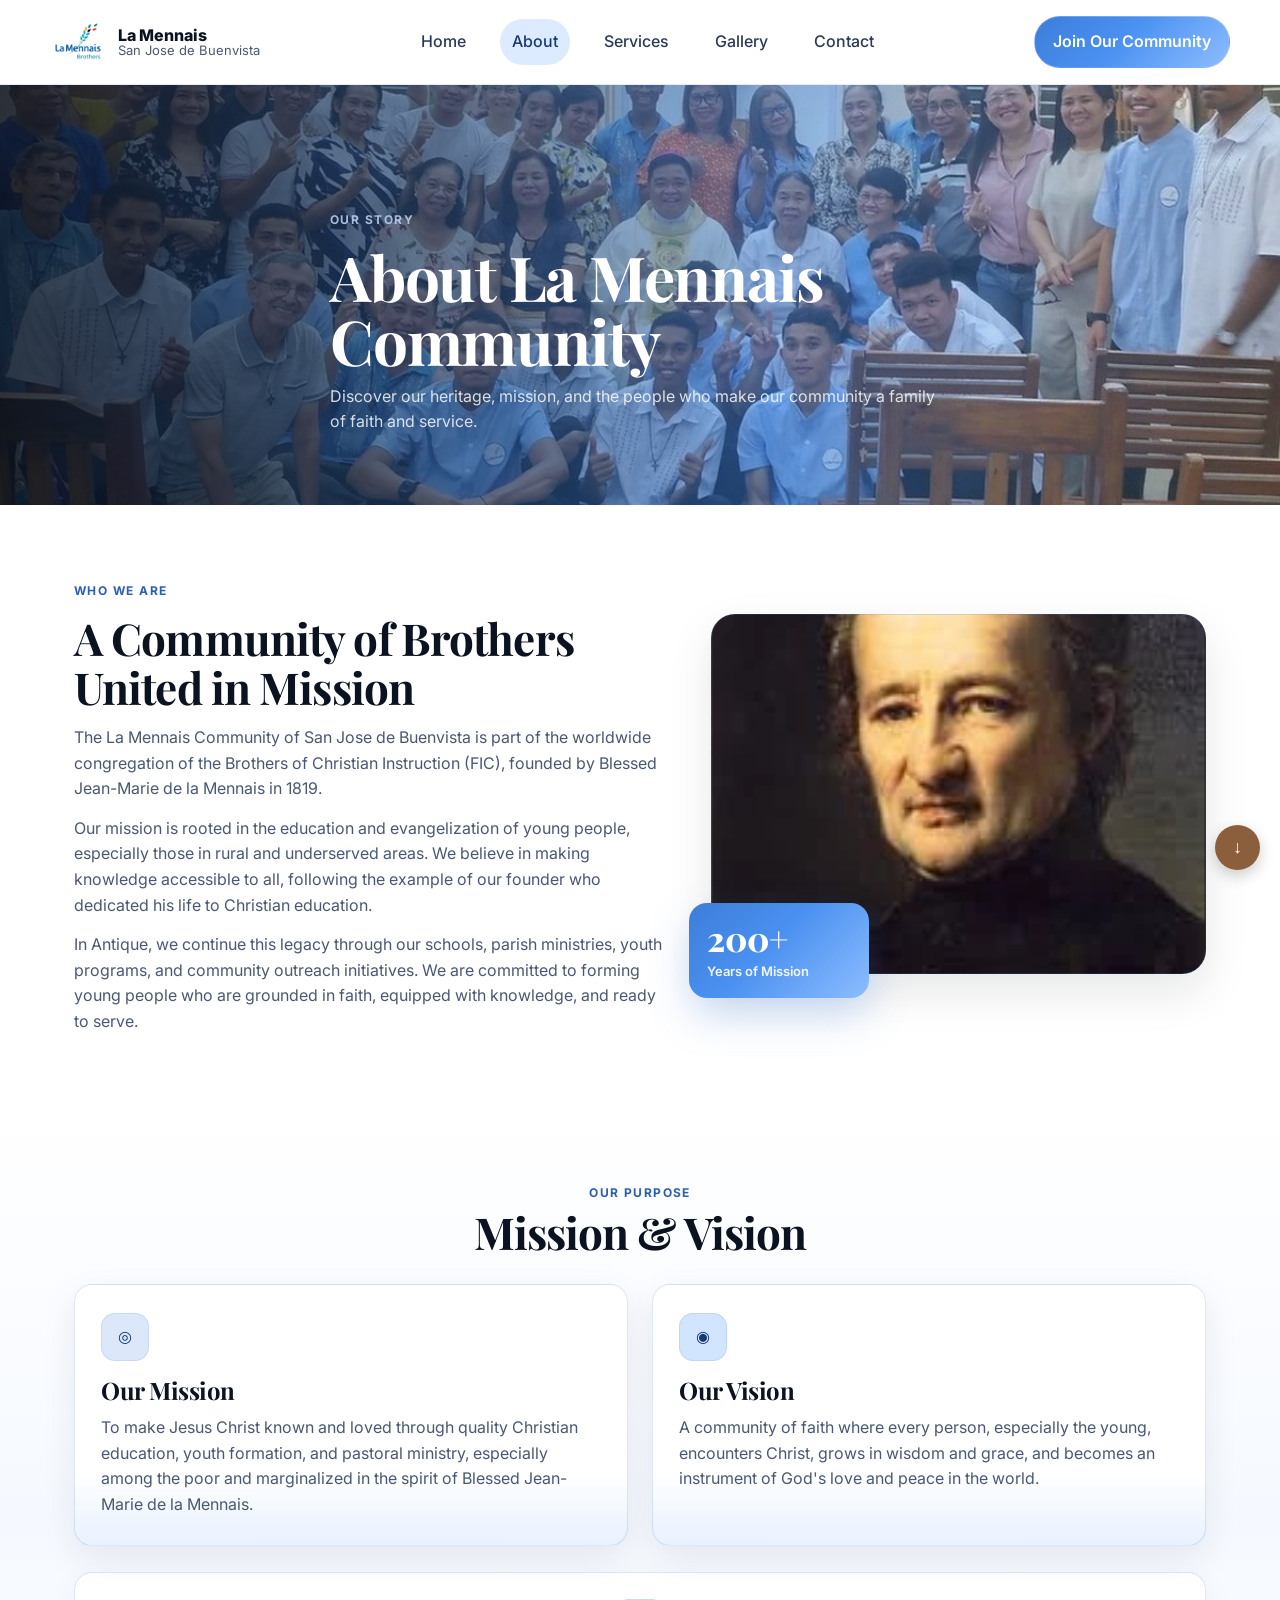
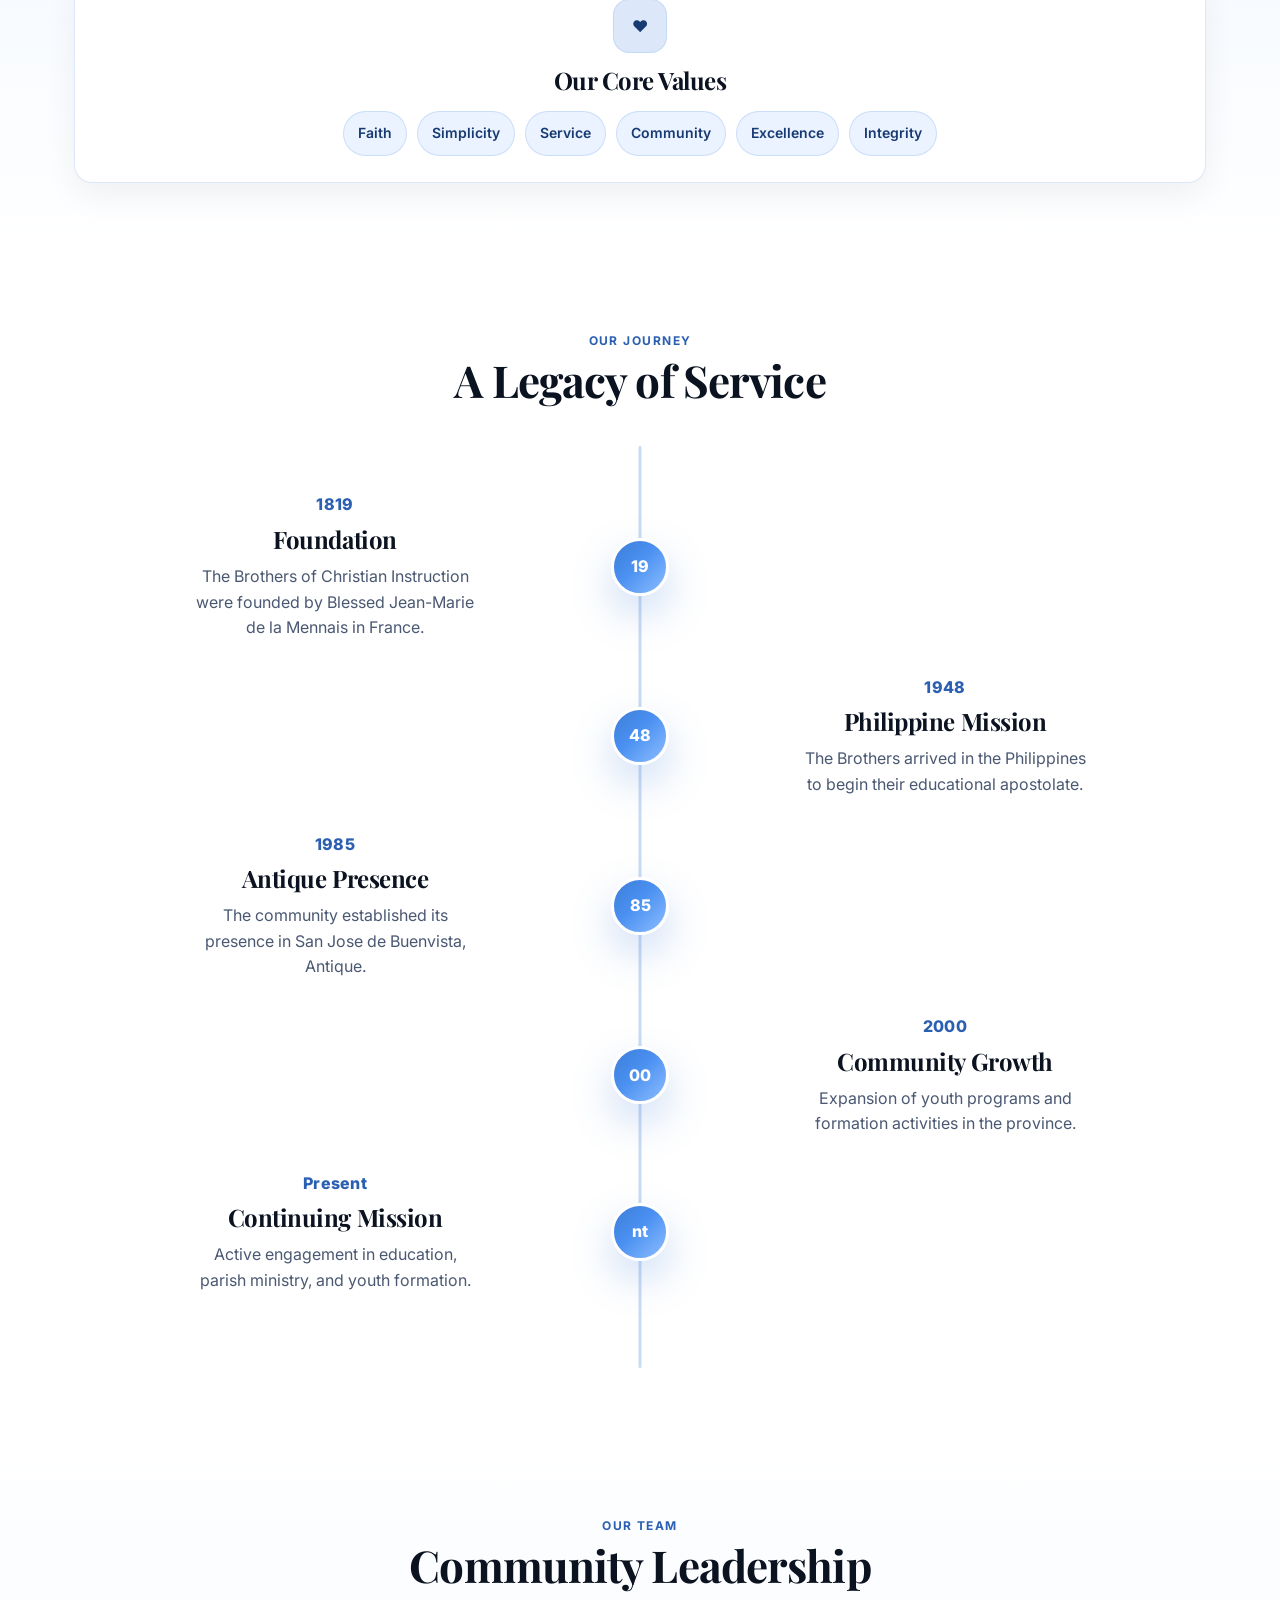
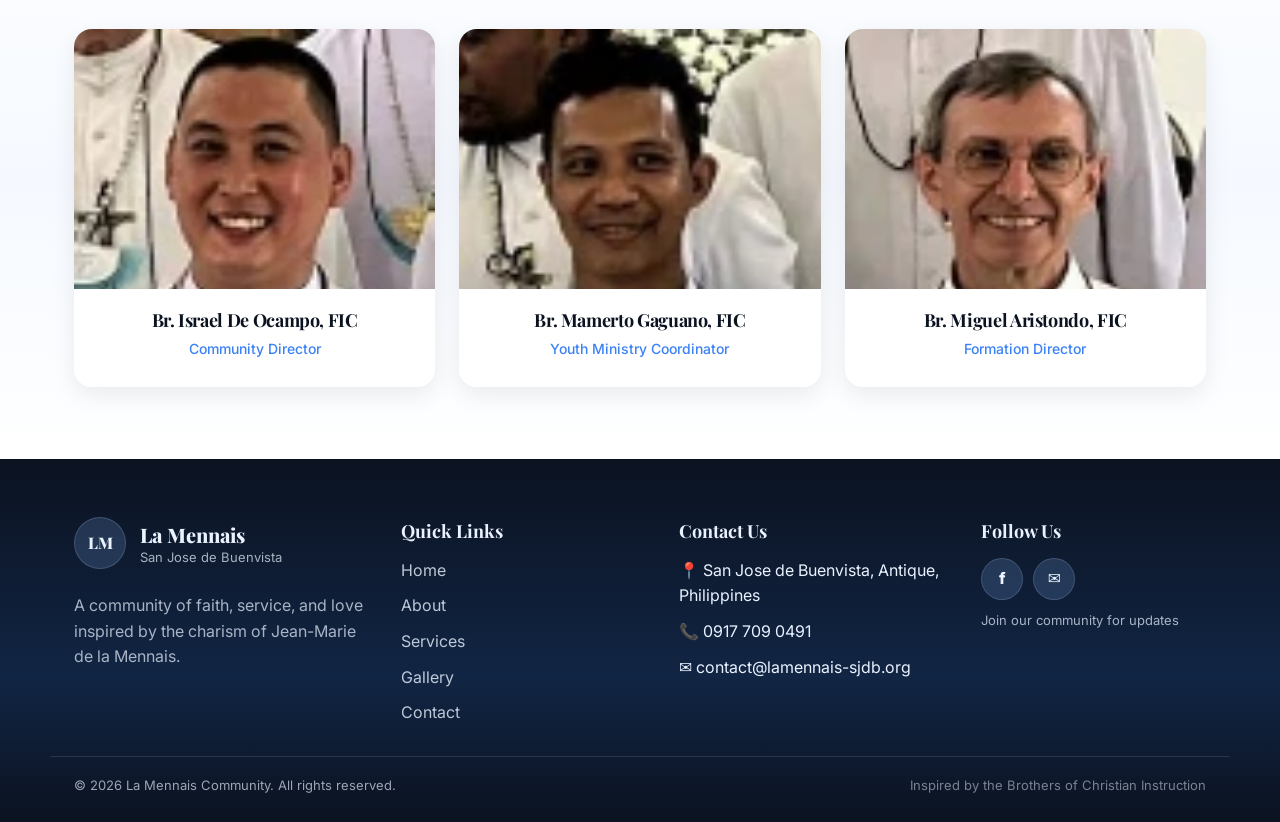
<file: about.html>
<!DOCTYPE html>
<html lang="en">

<head>
  <meta charset="UTF-8" />
  <meta name="viewport" content="width=device-width, initial-scale=1.0" />
  <title>About | La Mennais San Jose de Buenvista</title>

  <!-- Fonts -->
  <link rel="preconnect" href="https://fonts.googleapis.com">
  <link rel="preconnect" href="https://fonts.gstatic.com" crossorigin>
  <link
    href="https://fonts.googleapis.com/css2?family=Playfair+Display:wght@600;700;800&family=Inter:wght@400;500;600&display=swap"
    rel="stylesheet">

  <link rel="stylesheet" href="assets/css/style.css" />
</head>

<body>

  <!-- Header (same structure as Home) -->
  <header class="site-header" id="siteHeader">
    <div class="container header-inner">
      <a class="brand" href="index.html" aria-label="La Mennais Home">
        <img src="assets/images/logo.png" class="brand-logo" alt="La Mennais Logo" />

        <span class="brand-text">
          <span class="brand-title">La Mennais</span>
          <span class="brand-subtitle">San Jose de Buenvista</span>
        </span>
      </a>

      <nav class="nav" id="primaryNav" aria-label="Primary">
        <a class="nav-link" href="index.html">Home</a>
        <a class="nav-link is-active" href="about.html">About</a>
        <a class="nav-link" href="services.html">Services</a>
        <a class="nav-link" href="gallery.html">Gallery</a>
        <a class="nav-link" href="contact.html">Contact</a>
      </nav>

      <div class="header-actions">
        <a class="btn btn-primary" href="contact.html">Join Our Community</a>

        <button class="hamburger" id="hamburgerBtn" type="button" aria-label="Open menu" aria-expanded="false"
          aria-controls="mobileNav">
          <span></span><span></span><span></span>
        </button>
      </div>
    </div>

    <!-- Mobile Nav -->
    <div class="mobile-nav" id="mobileNav" hidden>
      <div class="container mobile-nav-inner">
        <a href="index.html" class="mobile-link">Home</a>
        <a href="about.html" class="mobile-link is-active">About</a>
        <a href="services.html" class="mobile-link">Services</a>
        <a href="gallery.html" class="mobile-link">Gallery</a>
        <a href="contact.html" class="mobile-link">Contact</a>
        <a class="btn btn-primary mobile-cta" href="contact.html">Join Our Community</a>
      </div>
    </div>
  </header>

  <!-- Page Hero (About) -->
  <section class="page-hero">
    <div class="page-hero-bg" role="img" aria-label="About hero background"></div>

    <div class="container page-hero-inner">
      <span class="kicker kicker-light">OUR STORY</span>
      <h1 class="page-hero-title">About La Mennais<br />Community</h1>
      <p class="page-hero-subtitle">
        Discover our heritage, mission, and the people who make our community a family of faith and service.
      </p>
    </div>
  </section>

  <!-- Who We Are (split) -->
  <section class="section">
    <div class="container">
      <div class="about-split">
        <div class="about-copy">
          <span class="kicker">WHO WE ARE</span>
          <h2 class="about-title">A Community of Brothers<br />United in Mission</h2>

          <p class="about-text">
            The La Mennais Community of San Jose de Buenvista is part of the worldwide congregation of the
            Brothers of Christian Instruction (FIC), founded by Blessed Jean-Marie de la Mennais in 1819.
          </p>

          <p class="about-text">
            Our mission is rooted in the education and evangelization of young people, especially those in rural
            and underserved areas. We believe in making knowledge accessible to all, following the example of our
            founder who dedicated his life to Christian education.
          </p>

          <p class="about-text">
            In Antique, we continue this legacy through our schools, parish ministries, youth programs, and community
            outreach initiatives. We are committed to forming young people who are grounded in faith, equipped with
            knowledge, and ready to serve.
          </p>
        </div>

        <div class="about-media">
          <div class="about-image" style="background-image: url('assets/images/lamennais.webp');"></div>

          <div class="stat-badge">
            <div class="stat-number">200+</div>
            <div class="stat-label">Years of Mission</div>
          </div>
        </div>
      </div>
    </div>
  </section>

  <!-- Mission & Vision -->
  <section class="section section-soft">
    <div class="container">
      <div class="section-head center">
        <span class="kicker">OUR PURPOSE</span>
        <h2>Mission &amp; Vision</h2>
      </div>

      <div class="mv-grid">
        <article class="mv-card">
          <div class="mv-icon mv-icon-mission">◎</div>
          <h3>Our Mission</h3>
          <p>
            To make Jesus Christ known and loved through quality Christian education, youth formation, and pastoral
            ministry, especially among the poor and marginalized in the spirit of Blessed Jean-Marie de la Mennais.
          </p>
        </article>

        <article class="mv-card">
          <div class="mv-icon mv-icon-vision">◉</div>
          <h3>Our Vision</h3>
          <p>
            A community of faith where every person, especially the young, encounters Christ, grows in wisdom and grace,
            and becomes an instrument of God's love and peace in the world.
          </p>
        </article>
      </div>

      <div class="values-card">
        <div class="values-icon">♥</div>
        <h3>Our Core Values</h3>

        <div class="chip-row">
          <span class="chip">Faith</span>
          <span class="chip">Simplicity</span>
          <span class="chip">Service</span>
          <span class="chip">Community</span>
          <span class="chip">Excellence</span>
          <span class="chip">Integrity</span>
        </div>
      </div>
    </div>
  </section>

  <!-- Timeline -->
  <section class="section">
    <div class="container">
      <div class="section-head center">
        <span class="kicker">OUR JOURNEY</span>
        <h2>A Legacy of Service</h2>
      </div>

      <div class="timeline">
        <div class="timeline-line"></div>

        <div class="t-item t-left">
          <div class="t-dot">19</div>
          <div class="t-content">
            <div class="t-year">1819</div>
            <h3>Foundation</h3>
            <p>The Brothers of Christian Instruction were founded by Blessed Jean-Marie de la Mennais in France.</p>
          </div>
        </div>

        <div class="t-item t-right">
          <div class="t-dot">48</div>
          <div class="t-content">
            <div class="t-year">1948</div>
            <h3>Philippine Mission</h3>
            <p>The Brothers arrived in the Philippines to begin their educational apostolate.</p>
          </div>
        </div>

        <div class="t-item t-left">
          <div class="t-dot">85</div>
          <div class="t-content">
            <div class="t-year">1985</div>
            <h3>Antique Presence</h3>
            <p>The community established its presence in San Jose de Buenvista, Antique.</p>
          </div>
        </div>

        <div class="t-item t-right">
          <div class="t-dot">00</div>
          <div class="t-content">
            <div class="t-year">2000</div>
            <h3>Community Growth</h3>
            <p>Expansion of youth programs and formation activities in the province.</p>
          </div>
        </div>

        <div class="t-item t-left">
          <div class="t-dot">nt</div>
          <div class="t-content">
            <div class="t-year">Present</div>
            <h3>Continuing Mission</h3>
            <p>Active engagement in education, parish ministry, and youth formation.</p>
          </div>
        </div>
      </div>
    </div>
  </section>

  <!-- Leadership -->
  <section class="section section-soft">
    <div class="container">
      <div class="section-head center">
        <span class="kicker">OUR TEAM</span>
        <h2>Community Leadership</h2>
      </div>

      <div class="grid-3 leadership-grid">
        <div class="leader-card">
          <div class="leader-photo">
            <img src="assets/images/israel.webp" alt="Br. Israel De Ocampo, FIC">
          </div>
          <div class="leader-body">
            <h3>Br. Israel De Ocampo, FIC</h3>
            <p class="leader-role">Community Director</p>
          </div>
        </div>

        <div class="leader-card">
          <div class="leader-photo">
            <img src="assets/images/mamerto.webp" alt="Br. Mamerto Gaguano, FIC">
          </div>
          <div class="leader-body">
            <h3>Br. Mamerto Gaguano, FIC</h3>
            <p class="leader-role">Youth Ministry Coordinator</p>
          </div>
        </div>

        <div class="leader-card">
          <div class="leader-photo">
            <img src="assets/images/miguel.webp" alt="Br. Miguel Aristondo, FIC">
          </div>
          <div class="leader-body">
            <h3>Br. Miguel Aristondo, FIC</h3>
            <p class="leader-role">Formation Director</p>
          </div>
        </div>
      </div>
    </div>
  </section>

  <!-- Footer (same as Home) -->
  <footer class="site-footer">
    <div class="container footer-grid">
      <div class="footer-brand">
        <div class="footer-mark">LM</div>
        <div>
          <div class="footer-title">La Mennais</div>
          <div class="footer-subtitle">San Jose de Buenvista</div>
        </div>
        <p class="footer-desc">
          A community of faith, service, and love inspired by the charism of Jean-Marie de la Mennais.
        </p>
      </div>

      <div>
        <div class="footer-head">Quick Links</div>
        <ul class="footer-links">
          <li><a href="index.html">Home</a></li>
          <li><a href="about.html">About</a></li>
          <li><a href="services.html">Services</a></li>
          <li><a href="gallery.html">Gallery</a></li>
          <li><a href="contact.html">Contact</a></li>
        </ul>
      </div>

      <div>
        <div class="footer-head">Contact Us</div>
        <ul class="footer-links">
          <li>📍 San Jose de Buenvista, Antique, Philippines</li>
          <li>📞 0917 709 0491</li>
          <li>✉️ contact@lamennais-sjdb.org</li>
        </ul>
      </div>

      <div>
        <div class="footer-head">Follow Us</div>
        <div class="social">
          <a href="https://www.facebook.com/thelamennaisbrothersph/" aria-label="Facebook" class="social-btn" target="_blank" rel="noopener noreferrer">f</a>
          <a href="mailto:contact@lamennais-sjdb.org" aria-label="Gmail" class="social-btn gmail">
            ✉
          </a>
        </div>
        <div class="footer-note">Join our community for updates</div>
      </div>
    </div>

    <div class="container footer-bottom">
      <div>© 2026 La Mennais Community. All rights reserved.</div>
      <div class="muted">Inspired by the Brothers of Christian Instruction</div>
    </div>
  </footer>

  <!-- SCROLL BUTTONS -->
  <div class="scroll-buttons">
    <button id="scrollTopBtn" aria-label="Go to top">↑</button>
    <button id="scrollBottomBtn" aria-label="Go to bottom">↓</button>
  </div>

  <script src="assets/js/main.js"></script>
</body>

</html>
</file>
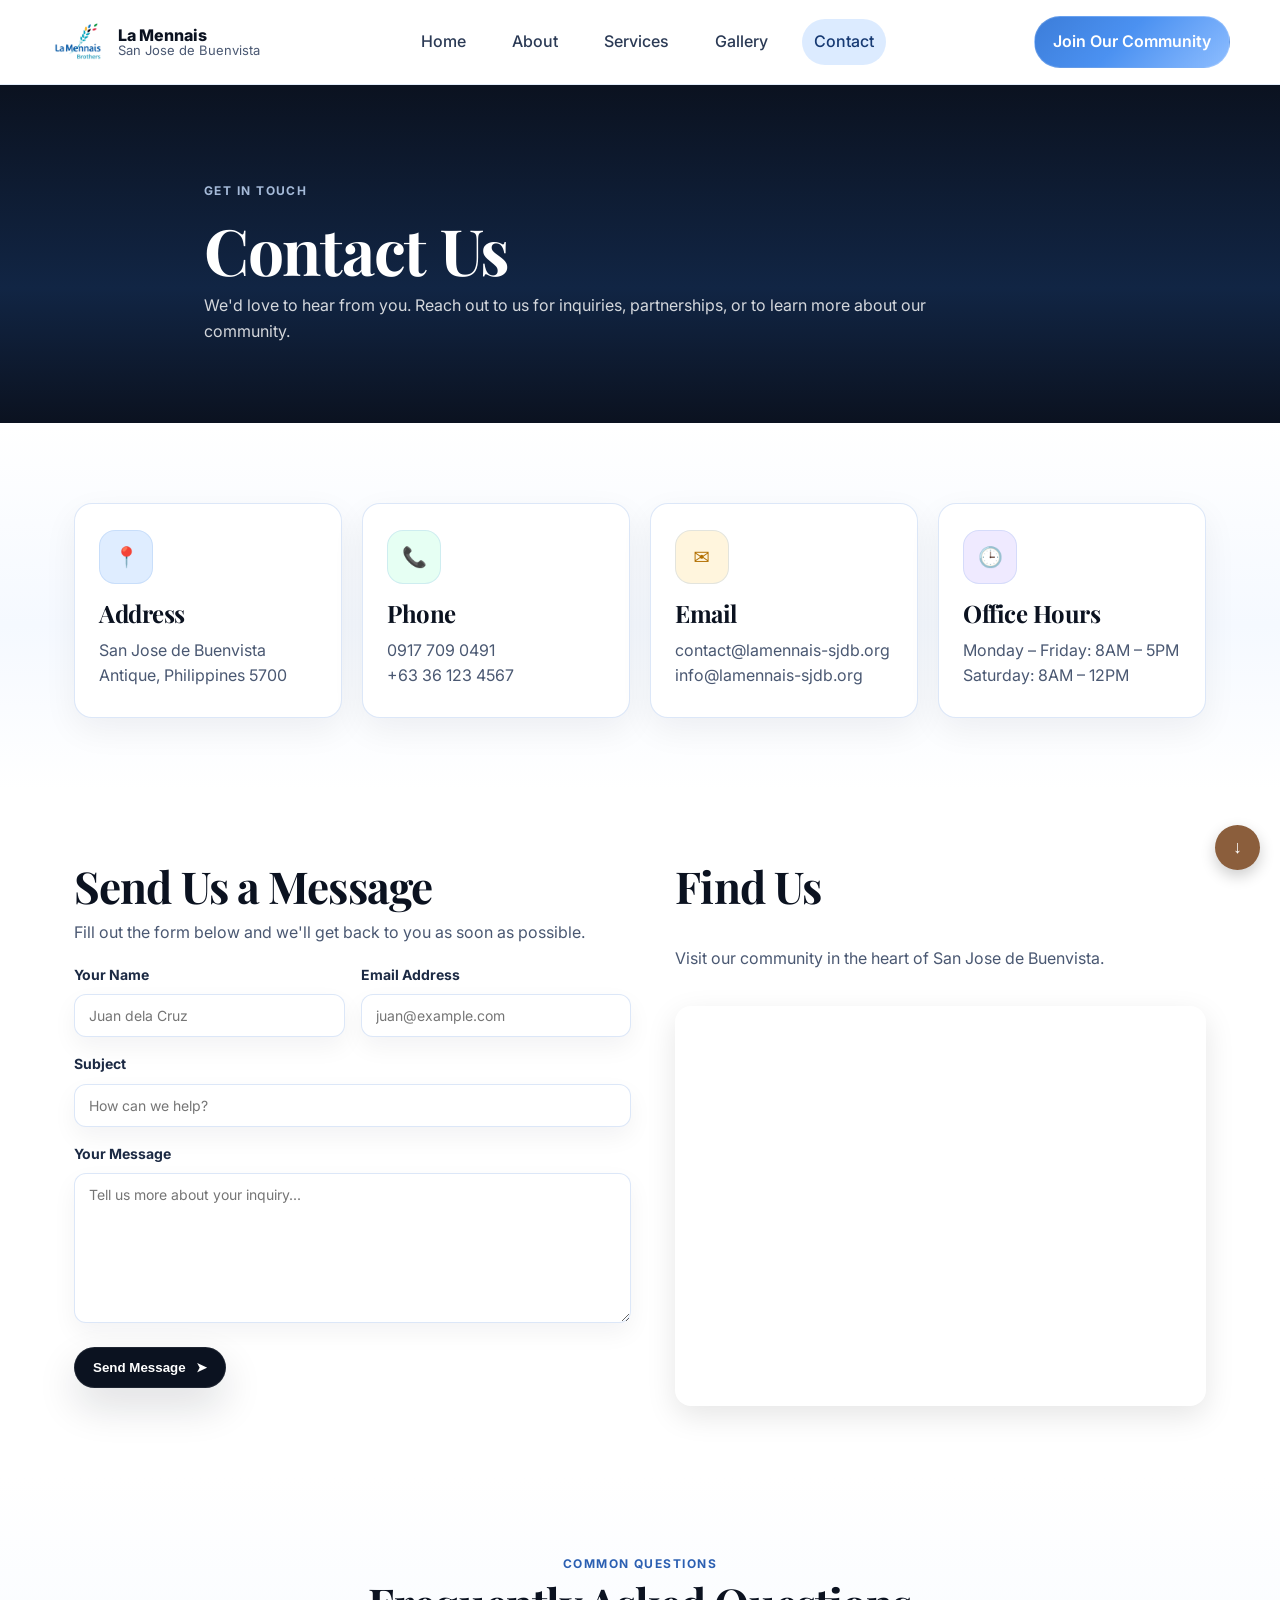
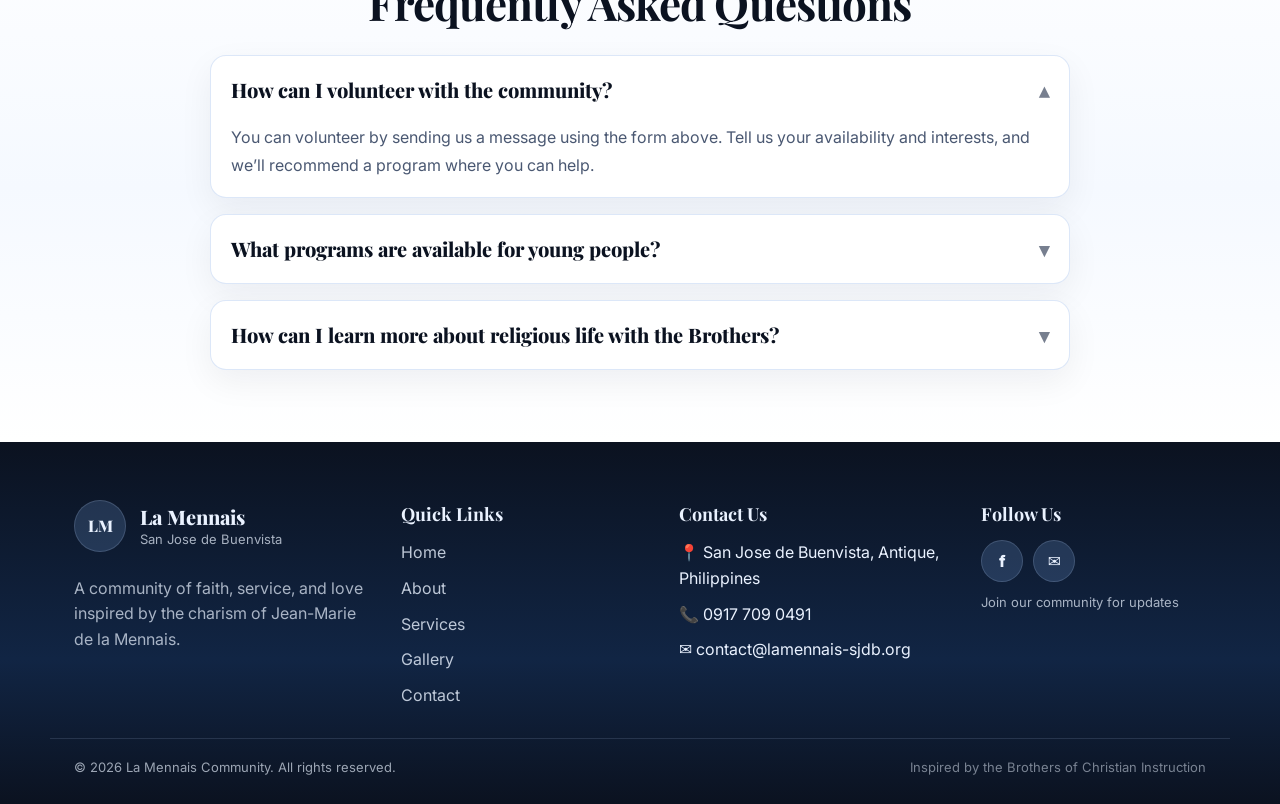
<file: contact.html>
<!DOCTYPE html>
<html lang="en">

<head>
  <meta charset="UTF-8" />
  <meta name="viewport" content="width=device-width, initial-scale=1.0" />
  <title>Contact | La Mennais San Jose de Buenvista</title>

  <link rel="preconnect" href="https://fonts.googleapis.com">
  <link rel="preconnect" href="https://fonts.gstatic.com" crossorigin>
  <link
    href="https://fonts.googleapis.com/css2?family=Playfair+Display:wght@600;700;800&family=Inter:wght@400;500;600&display=swap"
    rel="stylesheet">

  <link rel="stylesheet" href="assets/css/style.css" />
</head>

<body>

  <!-- Header -->
  <header class="site-header" id="siteHeader">
    <div class="container header-inner">
      <a class="brand" href="index.html" aria-label="La Mennais Home">
        <img src="assets/images/logo.png" class="brand-logo" alt="La Mennais Logo" />

        <span class="brand-text">
          <span class="brand-title">La Mennais</span>
          <span class="brand-subtitle">San Jose de Buenvista</span>
        </span>
      </a>

      <nav class="nav" aria-label="Primary">
        <a class="nav-link" href="index.html">Home</a>
        <a class="nav-link" href="about.html">About</a>
        <a class="nav-link" href="services.html">Services</a>
        <a class="nav-link" href="gallery.html">Gallery</a>
        <a class="nav-link is-active" href="contact.html">Contact</a>
      </nav>

      <div class="header-actions">
        <a class="btn btn-primary" href="contact.html">Join Our Community</a>
        <button class="hamburger" id="hamburgerBtn" type="button" aria-label="Open menu" aria-expanded="false"
          aria-controls="mobileNav">
          <span></span><span></span><span></span>
        </button>
      </div>
    </div>

    <!-- Mobile Nav -->
    <div class="mobile-nav" id="mobileNav" hidden>
      <div class="container mobile-nav-inner">
        <a href="index.html" class="mobile-link">Home</a>
        <a href="about.html" class="mobile-link">About</a>
        <a href="services.html" class="mobile-link">Services</a>
        <a href="gallery.html" class="mobile-link">Gallery</a>
        <a href="contact.html" class="mobile-link is-active">Contact</a>
        <a class="btn btn-primary mobile-cta" href="contact.html">Join Our Community</a>
      </div>
    </div>
  </header>

  <!-- Dark Contact Hero -->
  <section class="contact-hero">
    <div class="container contact-hero-inner">
      <span class="kicker kicker-light">GET IN TOUCH</span>
      <h1 class="contact-hero-title">Contact Us</h1>
      <p class="contact-hero-subtitle">
        We'd love to hear from you. Reach out to us for inquiries, partnerships, or to learn more about our community.
      </p>
    </div>
  </section>

  <!-- Contact Info Cards -->
  <section class="section section-soft">
    <div class="container">
      <div class="contact-cards">
        <article class="contact-card">
          <div class="contact-icon c-blue">📍</div>
          <h3>Address</h3>
          <p>San Jose de Buenvista<br />Antique, Philippines 5700</p>
        </article>

        <article class="contact-card">
          <div class="contact-icon c-green">📞</div>
          <h3>Phone</h3>
          <p>0917 709 0491<br />+63 36 123 4567</p>
        </article>

        <article class="contact-card">
          <div class="contact-icon c-yellow">✉️</div>
          <h3>Email</h3>
          <p>contact@lamennais-sjdb.org<br />info@lamennais-sjdb.org</p>
        </article>

        <article class="contact-card">
          <div class="contact-icon c-purple">🕒</div>
          <h3>Office Hours</h3>
          <p>Monday – Friday: 8AM – 5PM<br />Saturday: 8AM – 12PM</p>
        </article>
      </div>
    </div>
  </section>

  <!-- Form + Map -->
  <section class="section">
    <div class="container">
      <div class="contact-split">
        <!-- Form -->
        <div class="form-panel">
          <h2>Send Us a Message</h2>
          <p class="panel-lead">Fill out the form below and we'll get back to you as soon as possible.</p>

          <form class="contact-form" id="contactForm" action="#" method="post">
            <div class="form-row">
              <div class="field">
                <label for="name">Your Name</label>
                <input id="name" name="name" type="text" placeholder="Juan dela Cruz" />
              </div>

              <div class="field">
                <label for="email">Email Address</label>
                <input id="email" name="email" type="email" placeholder="juan@example.com" />
              </div>
            </div>

            <div class="field">
              <label for="subject">Subject</label>
              <input id="subject" name="subject" type="text" placeholder="How can we help?" />
            </div>

            <div class="field">
              <label for="message">Your Message</label>
              <textarea id="message" name="message" rows="6"
                placeholder="Tell us more about your inquiry..."></textarea>
            </div>

            <button class="btn btn-dark-send" type="submit">
              Send Message <span class="send-icon">➤</span>
            </button>
          </form>
        </div>

        <!-- Map -->
        <div class="map-panel">
          <h2>Find Us</h2>
          <p class="panel-lead">Visit our community in the heart of San Jose de Buenvista.</p>

          <div class="map-card">
            <iframe
              src="https://www.google.com/maps/embed?pb=!1m14!1m8!1m3!1d811.5540685054899!2d121.9514833!3d10.7376223!3m2!1i1024!2i768!4f13.1!3m3!1m2!1s0x33ae395ed323701f%3A0xe9cd0e1bb4b0e011!2sLA%20MENNAIS%20BROTHERS!5e1!3m2!1sfil!2sph!4v1776738760972!5m2!1sfil!2sph"
              width="100%" height="100%" style="border:0;" allowfullscreen="" loading="lazy"
              referrerpolicy="no-referrer-when-downgrade">
            </iframe>
          </div>
        </div>
      </div>
    </div>
  </section>

  <div class="modal-backdrop" id="messageModal" hidden>
    <div class="modal-dialog" role="dialog" aria-modal="true" aria-labelledby="messageModalTitle"
      aria-describedby="messageModalText">
      <button class="modal-close" id="messageModalClose" type="button" aria-label="Close message confirmation">
        &times;
      </button>
      <div class="modal-badge">Message Sent</div>
      <h2 class="modal-title" id="messageModalTitle">Thank you for reaching out.</h2>
      <p class="modal-text" id="messageModalText">
        Your message has been prepared successfully. Our team will review your inquiry and respond as soon as possible.
      </p>
      <div class="modal-actions">
        <button class="btn btn-primary" id="messageModalOk" type="button">Close</button>
      </div>
    </div>
  </div>

  <!-- FAQ -->
  <section class="section section-soft">
    <div class="container">
      <div class="section-head center">
        <span class="kicker">COMMON QUESTIONS</span>
        <h2>Frequently Asked Questions</h2>
      </div>

      <div class="faq">
        <details class="faq-item" open>
          <summary>How can I volunteer with the community?</summary>
          <div class="faq-body">
            You can volunteer by sending us a message using the form above. Tell us your availability and interests, and
            we’ll recommend a program where you can help.
          </div>
        </details>

        <details class="faq-item">
          <summary>What programs are available for young people?</summary>
          <div class="faq-body">
            We offer youth ministry activities, retreats, leadership training, and formation programs. Check our
            Services page for the full list.
          </div>
        </details>

        <details class="faq-item">
          <summary>How can I learn more about religious life with the Brothers?</summary>
          <div class="faq-body">
            Send us a message and choose “Vocation Promotion” as your subject. We’ll schedule an orientation and provide
            resources for discernment.
          </div>
        </details>
      </div>
    </div>
  </section>

  <!-- Footer -->
  <footer class="site-footer">
    <div class="container footer-grid">
      <div class="footer-brand">
        <div class="footer-mark">LM</div>
        <div>
          <div class="footer-title">La Mennais</div>
          <div class="footer-subtitle">San Jose de Buenvista</div>
        </div>
        <p class="footer-desc">
          A community of faith, service, and love inspired by the charism of Jean-Marie de la Mennais.
        </p>
      </div>

      <div>
        <div class="footer-head">Quick Links</div>
        <ul class="footer-links">
          <li><a href="index.html">Home</a></li>
          <li><a href="about.html">About</a></li>
          <li><a href="services.html">Services</a></li>
          <li><a href="gallery.html">Gallery</a></li>
          <li><a href="contact.html">Contact</a></li>
        </ul>
      </div>

      <div>
        <div class="footer-head">Contact Us</div>
        <ul class="footer-links">
          <li>📍 San Jose de Buenvista, Antique, Philippines</li>
          <li>📞 0917 709 0491</li>
          <li>✉️ contact@lamennais-sjdb.org</li>
        </ul>
      </div>

      <div>
        <div class="footer-head">Follow Us</div>
        <div class="social">
          <a href="https://www.facebook.com/thelamennaisbrothersph/" aria-label="Facebook" class="social-btn" target="_blank" rel="noopener noreferrer">f</a>
          <a href="mailto:contact@lamennais-sjdb.org" aria-label="Gmail" class="social-btn gmail">
            ✉
          </a>
        </div>
        <div class="footer-note">Join our community for updates</div>
      </div>
    </div>

    <div class="container footer-bottom">
      <div>© 2026 La Mennais Community. All rights reserved.</div>
      <div class="muted">Inspired by the Brothers of Christian Instruction</div>
    </div>
  </footer>

  <!-- SCROLL BUTTONS -->
  <div class="scroll-buttons">
    <button id="scrollTopBtn" aria-label="Go to top">↑</button>
    <button id="scrollBottomBtn" aria-label="Go to bottom">↓</button>
  </div>

  <script src="assets/js/main.js"></script>
</body>

</html>
</file>
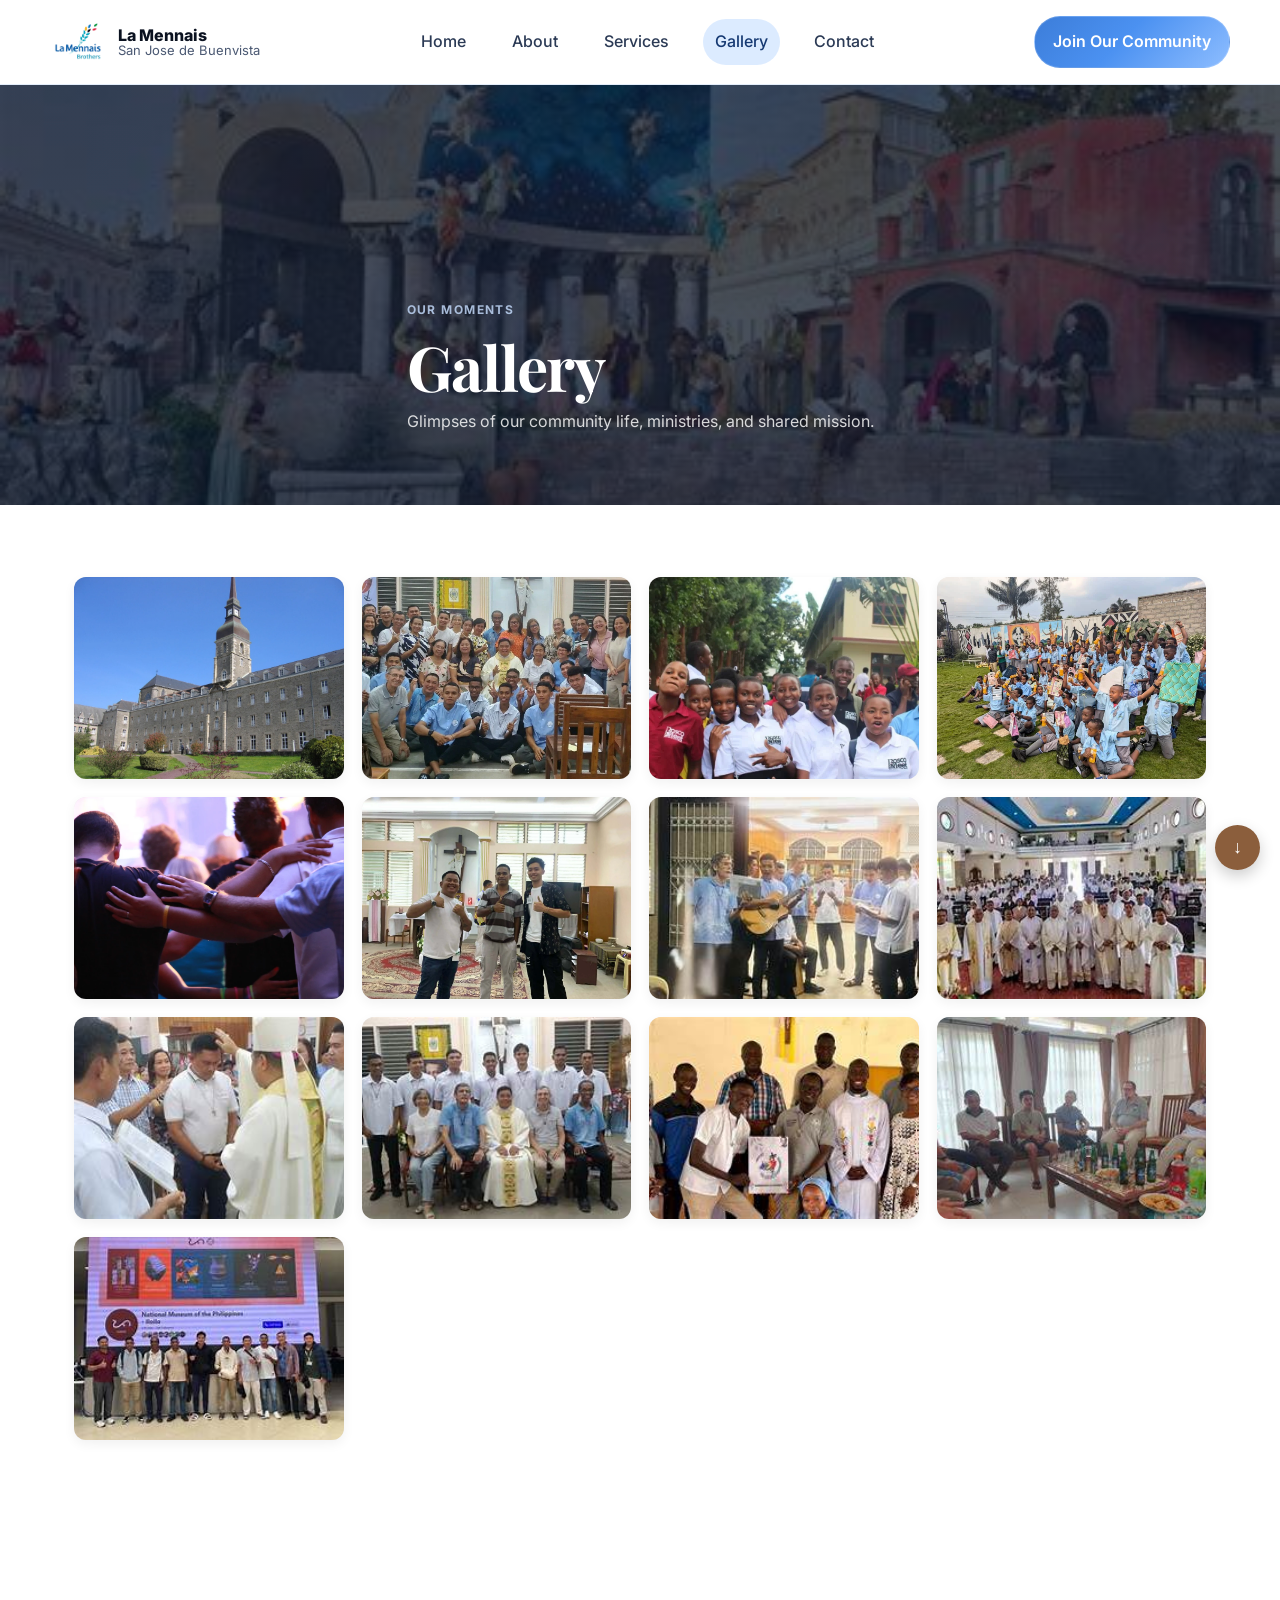
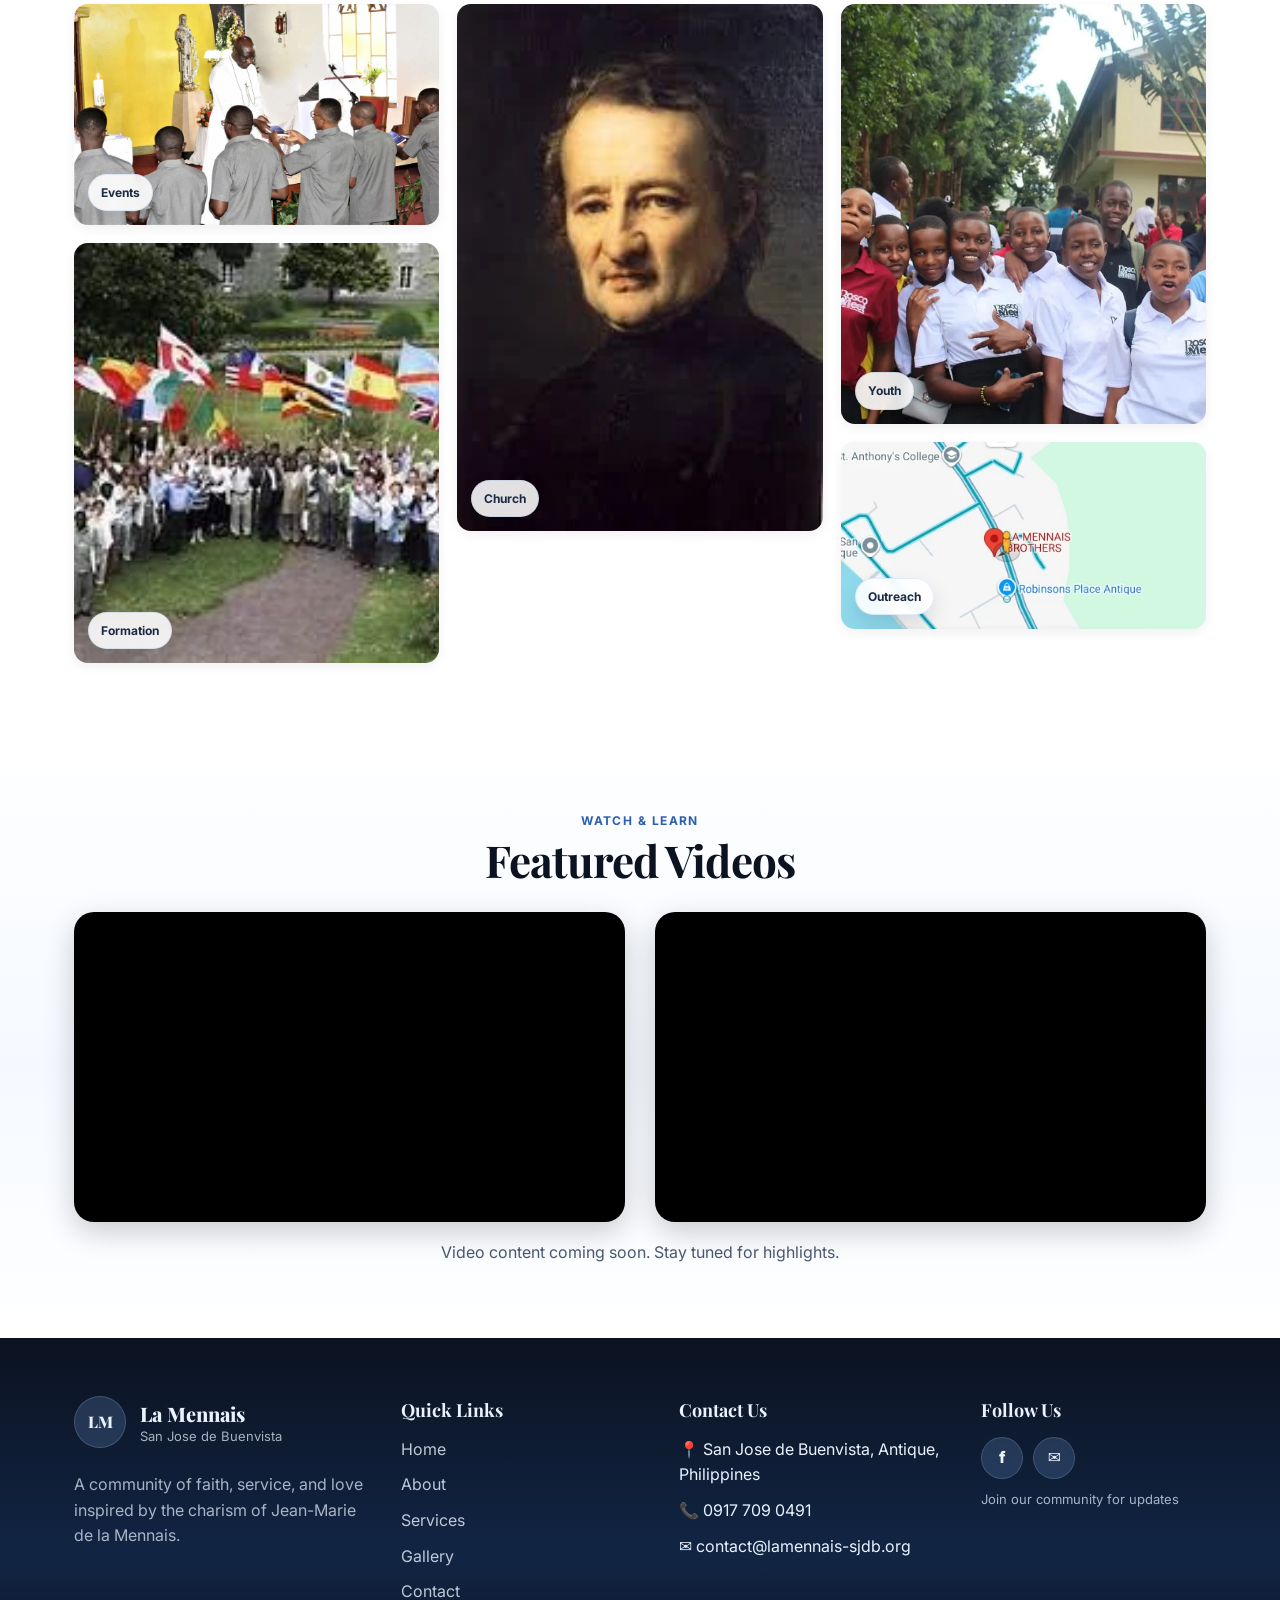
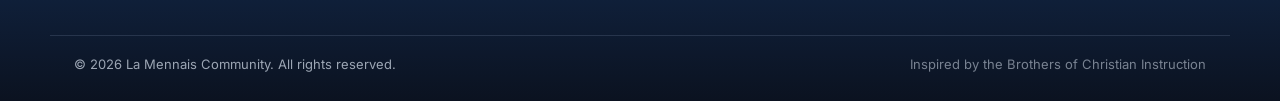
<file: gallery.html>
<!DOCTYPE html>
<html lang="en">

<head>
  <meta charset="UTF-8" />
  <meta name="viewport" content="width=device-width, initial-scale=1.0" />
  <title>Gallery | La Mennais San Jose de Buenvista</title>

  <link rel="preconnect" href="https://fonts.googleapis.com">
  <link rel="preconnect" href="https://fonts.gstatic.com" crossorigin>
  <link
    href="https://fonts.googleapis.com/css2?family=Playfair+Display:wght@600;700;800&family=Inter:wght@400;500;600&display=swap"
    rel="stylesheet">

  <link rel="stylesheet" href="assets/css/style.css" />
</head>

<body>

  <!-- Header -->
  <header class="site-header" id="siteHeader">
    <div class="container header-inner">
      <a class="brand" href="index.html">
        <img src="assets/images/logo.png" class="brand-logo" alt="Logo" />
        <span class="brand-text">
          <span class="brand-title">La Mennais</span>
          <span class="brand-subtitle">San Jose de Buenvista</span>
        </span>
      </a>

      <nav class="nav">
        <a class="nav-link" href="index.html">Home</a>
        <a class="nav-link" href="about.html">About</a>
        <a class="nav-link" href="services.html">Services</a>
        <a class="nav-link is-active" href="gallery.html">Gallery</a>
        <a class="nav-link" href="contact.html">Contact</a>
      </nav>

      <div class="header-actions">
        <a class="btn btn-primary" href="contact.html">Join Our Community</a>
        <button class="hamburger" id="hamburgerBtn" type="button" aria-label="Open menu" aria-expanded="false" aria-controls="mobileNav">
          <span></span><span></span><span></span>
        </button>
      </div>
    </div>

    <!-- Mobile Nav -->
    <div class="mobile-nav" id="mobileNav" hidden>
      <div class="container mobile-nav-inner">
        <a href="index.html" class="mobile-link">Home</a>
        <a href="about.html" class="mobile-link">About</a>
        <a href="services.html" class="mobile-link">Services</a>
        <a href="gallery.html" class="mobile-link is-active">Gallery</a>
        <a href="contact.html" class="mobile-link">Contact</a>
        <a class="btn btn-primary mobile-cta" href="contact.html">Join Our Community</a>
      </div>
    </div>
  </header>

  <!-- HERO -->
  <section class="page-hero">
    <div class="page-hero-bg" style="background-image:
        linear-gradient(rgba(10,20,40,.75), rgba(10,20,40,.75)),
        url('assets/images/gallery_herobg.jpg');">
    </div>

    <div class="container page-hero-inner">
      <span class="kicker kicker-light">OUR MOMENTS</span>
      <h1 class="page-hero-title">Gallery</h1>
      <p class="page-hero-subtitle">
        Glimpses of our community life, ministries, and shared mission.
      </p>
    </div>
  </section>

  <!-- GRID -->
  <section class="section">
    <div class="container">
      <div class="gallery-grid">
        <div class="gallery-card"><img src="assets/images/home.webp" alt="La Mennais community gathering"></div>
        <div class="gallery-card"><img src="assets/images/about.webp" alt="Members of the La Mennais community"></div>
        <div class="gallery-card"><img src="assets/images/youth-ministry.webp" alt="Youth ministry activity"></div>
        <div class="gallery-card"><img src="assets/images/education.webp" alt="Educational program session"></div>
        <div class="gallery-card"><img src="assets/images/outreach.webp" alt="Community outreach service"></div>
        <div class="gallery-card"><img src="assets/images/retreats.webp" alt="Retreat and recollection program"></div>
        <div class="gallery-card"><img src="images2/lm_choir.jpg" alt="La Mennais choir presentation"></div>
        <div class="gallery-card"><img src="images2/lm_church.jpg" alt="La Mennais church visit"></div>
        <div class="gallery-card"><img src="images2/lm_evan.jpg" alt="La Mennais evangelization activity"></div>
        <div class="gallery-card"><img src="images2/lm_group.jpg" alt="La Mennais group photo"></div>
        <div class="gallery-card"><img src="images2/lm_group2.jpg" alt="La Mennais community group photo"></div>
        <div class="gallery-card"><img src="images2/lm_meet.jpg" alt="La Mennais community meeting"></div>
        <div class="gallery-card"><img src="images2/lm_tour.jpg" alt="La Mennais community tour"></div>
      </div>
    </div>
  </section>

  <!-- MASONRY -->
  <section class="section gallery-masonry-wrap">
    <div class="container">
      <div class="masonry">

        <article class="masonry-item">
          <div class="photo-card">
            <img src="assets/images/parish-life.webp" alt="Parish life moments">
            <span class="photo-tag">Events</span>
          </div>
        </article>

        <article class="masonry-item">
          <div class="photo-card tall">
            <img src="assets/images/formation.webp" alt="Formation activities">
            <span class="photo-tag">Formation</span>
          </div>
        </article>

        <article class="masonry-item">
          <div class="photo-card">
            <img src="assets/images/lamennais.webp" alt="La Mennais chapel and community space">
            <span class="photo-tag">Church</span>
          </div>
        </article>

        <article class="masonry-item">
          <div class="photo-card tall">
            <img src="assets/images/youth-ministry.webp" alt="Youth ministry participants">
            <span class="photo-tag">Youth</span>
          </div>
        </article>

        <article class="masonry-item">
          <div class="photo-card">
            <img src="assets/images/LMBmap.webp" alt="La Mennais outreach and location">
            <span class="photo-tag">Outreach</span>
          </div>
        </article>

      </div>
    </div>
  </section>

  <!-- VIDEOS -->
  <section class="section section-soft">
    <div class="container">
      <div class="section-head center">
        <span class="kicker">WATCH & LEARN</span>
        <h2>Featured Videos</h2>
      </div>

      <div class="featured-videos">

        <!-- Video 1 -->
        <div class="video-frame">
          <iframe src="https://www.youtube.com/embed/8zNrkaEVdbw?si=FXMgfvOuMHUcngyj" title="YouTube video player"
            frameborder="0"
            allow="accelerometer; autoplay; clipboard-write; encrypted-media; gyroscope; picture-in-picture"
            allowfullscreen>
          </iframe>
        </div>

        <!-- Video 2 -->
        <div class="video-frame">
          <iframe src="https://www.youtube.com/embed/V4RTNQazw0U?si=rNdpHXOImeBYPA3L" title="YouTube video player"
            frameborder="0"
            allow="accelerometer; autoplay; clipboard-write; encrypted-media; gyroscope; picture-in-picture"
            allowfullscreen>
          </iframe>
        </div>

      </div>

      <p class="video-note">
        Video content coming soon. Stay tuned for highlights.
      </p>
    </div>
  </section>

  <!-- Footer -->
  <footer class="site-footer">
    <div class="container footer-grid">

      <div class="footer-brand">
        <div class="footer-mark">LM</div>
        <div>
          <div class="footer-title">La Mennais</div>
          <div class="footer-subtitle">San Jose de Buenvista</div>
        </div>
        <p class="footer-desc">
          A community of faith, service, and love inspired by the charism of Jean-Marie de la Mennais.
        </p>
      </div>

      <div>
        <div class="footer-head">Quick Links</div>
        <ul class="footer-links">
          <li><a href="index.html">Home</a></li>
          <li><a href="about.html">About</a></li>
          <li><a href="services.html">Services</a></li>
          <li><a href="gallery.html">Gallery</a></li>
          <li><a href="contact.html">Contact</a></li>
        </ul>
      </div>

      <div>
        <div class="footer-head">Contact Us</div>
        <ul class="footer-links">
          <li>📍 San Jose de Buenvista, Antique, Philippines</li>
          <li>📞 0917 709 0491</li>
          <li>✉️ contact@lamennais-sjdb.org</li>
        </ul>
      </div>

      <div>
        <div class="footer-head">Follow Us</div>
        <div class="social">
          <a href="https://www.facebook.com/thelamennaisbrothersph/" aria-label="Facebook" class="social-btn" target="_blank" rel="noopener noreferrer">f</a>
          <a href="mailto:contact@lamennais-sjdb.org" aria-label="Gmail" class="social-btn gmail">
            ✉
          </a>
        </div>
        <div class="footer-note">Join our community for updates</div>
      </div>

    </div>

    <div class="container footer-bottom">
      <div>© 2026 La Mennais Community. All rights reserved.</div>
      <div class="muted">Inspired by the Brothers of Christian Instruction</div>
    </div>
  </footer>

  <!-- SCROLL BUTTONS -->
  <div class="scroll-buttons">
    <button id="scrollTopBtn" aria-label="Go to top">↑</button>
    <button id="scrollBottomBtn" aria-label="Go to bottom">↓</button>
  </div>

  <script src="assets/js/main.js"></script>
</body>

</html>
</file>
<file: assets/css/style.css>
:root{
  /* Your palette (from image) */
  --b-50:  #BFD6F6;
  --b-200: #8DBDFF;
  --b-400: #64A0F4;
  --b-500: #4B91F1;
  --b-700: #3C7DD9;

  /* Base neutrals */
  --bg: #ffffff;
  --surface: #F5F9FF;
  --text: #0B1220;
  --muted: #4A5872;
  --border: rgba(60,125,217,.18);

  /* Shadows + radius */
  --shadow: 0 18px 45px rgba(11,18,32,.10);
  --shadow-sm: 0 10px 28px rgba(11,18,32,.10);
  --radius: 18px;
  --radius-lg: 24px;

  --container: 1180px;

  /* Gradients (dynamic look) */
  --grad-primary: linear-gradient(135deg, #3C7DD9 0%, #4B91F1 45%, #8DBDFF 100%);
  --grad-soft: linear-gradient(180deg, #FFFFFF 0%, #F5F9FF 55%, #FFFFFF 100%);
  --grad-dark: linear-gradient(180deg, #0B1220 0%, #112544 60%, #0B1220 100%);
  --grad-hero: linear-gradient(90deg, rgba(11,18,32,.82) 0%, rgba(60,125,217,.45) 60%, rgba(191,214,246,.14) 100%);
}

*{box-sizing:border-box}
html,body{margin:0;padding:0}
body{
  font-family: Inter, system-ui, -apple-system, Segoe UI, Roboto, Arial, sans-serif;
  color: var(--text);
  background: var(--bg);
  line-height: 1.6;
}
img{max-width:100%;display:block}
a{color:inherit;text-decoration:none}
.container{
  max-width: var(--container);
  margin: 0 auto;
  padding: 0 24px;
}
.center{text-align:center}
.mt-28{margin-top:28px}
.mt-32{margin-top:32px}
.arrow{display:inline-block; margin-left:10px}

/* Typography */
h1,h2,h3{
  font-family: "Playfair Display", Georgia, "Times New Roman", serif;
  letter-spacing: -0.02em;
  margin: 0 0 10px;
}
h1{font-size: 56px; line-height: 1.05}
h2{font-size: 44px; line-height: 1.1}
h3{font-size: 24px; line-height: 1.25}
p{margin:0}

/* Header */
.site-header{
  position: sticky;
  top: 0;
  z-index: 50;
  background: rgba(255,255,255,.90);
  backdrop-filter: blur(10px);
  border-bottom: 1px solid rgba(60,125,217,.14);
}
.brand-logo{
  width: 44px;
  height: 44px;
  object-fit: contain;
  border-radius: 0;
  background: transparent;
  border: none;
  padding: 0;
}
.site-header.scrolled{
  box-shadow: 0 12px 32px rgba(11,18,32,.10);
}

.header-inner{
  display:flex;
  align-items:center;
  justify-content:space-between;
  gap: 12px;
  padding: 14px 0;
}


.brand{
  display:flex;
  align-items:center;
  gap: 12px;
  min-width: 0;
  flex-shrink: 1;
  overflow: hidden;
}
/* Logo placeholder in navbar */
.brand-logo{
  width: 56px;          /* increased from 44px */
  height: 56px;
  object-fit: contain;

  /* remove placeholder look */
  background: transparent;
  border: none;
  padding: 0;
  border-radius: 0;

  display: block;
}
.brand-mark{
  width: 40px;
  height: 40px;
  border-radius: 999px;
  background: var(--grad-primary);
  color:#fff;
  display:grid;
  place-items:center;
  font-weight:800;
  letter-spacing:.02em;
  font-family: "Playfair Display", Georgia, serif;
  box-shadow: 0 10px 24px rgba(60,125,217,.25);
}
.brand-title{font-weight:800}
.brand-subtitle{font-size:13px;color:var(--muted);margin-top:-2px}
.brand-text{display:flex;flex-direction:column;line-height:1.1;overflow:hidden}

.nav{
  display:flex;
  align-items:center;
  gap: 22px;
  flex-shrink: 0;
}
.nav-link{
  font-weight: 500;
  color: #2B3A55;
  padding: 10px 12px;
  border-radius: 999px;
  transition: background .18s ease, color .18s ease;
}
.nav-link:hover{background: rgba(141,189,255,.22)}
.nav-link.is-active{
  background: rgba(141,189,255,.30);
  color: #173A73;
}

.header-actions{
  display:flex;
  align-items:center;
  gap: 10px;
  flex-shrink: 0;
}

.hamburger{
  display:none;
  width: 44px;
  height: 44px;
  border: 1px solid rgba(60,125,217,.18);
  background: #fff;
  border-radius: 12px;
  cursor:pointer;
  position: relative;
  z-index: 10;
  flex-shrink: 0;
  -webkit-tap-highlight-color: transparent;
}
.hamburger span{
  display:block;
  width: 18px;
  height: 2px;
  background: #1D2939;
  margin: 5px auto;
  border-radius: 2px;
}

.mobile-nav{
  border-top: 1px solid rgba(60,125,217,.14);
  background: rgba(255,255,255,.94);
}
.mobile-nav-inner{
  display:flex;
  flex-direction:column;
  gap: 10px;
  padding: 14px 0 18px;
}
.mobile-link{
  padding: 12px 12px;
  border-radius: 12px;
  color:#2B3A55;
  font-weight: 500;
}
.mobile-link:hover{background: rgba(141,189,255,.22)}
.mobile-link.is-active{
  background: rgba(141,189,255,.30);
  color: #173A73;
}
.mobile-cta{margin-top:8px}

/* Buttons */
.btn{
  display:inline-flex;
  align-items:center;
  justify-content:center;
  gap: 10px;
  padding: 12px 18px;
  border-radius: 999px;
  border: 1px solid transparent;
  font-weight: 600;
  transition: transform .18s ease, box-shadow .18s ease, background .18s ease, filter .18s ease;
  white-space: nowrap;
}
.btn:hover{transform: translateY(-1px); box-shadow: var(--shadow-sm)}
.btn:active{transform: translateY(0)}

.btn-primary{
  background: var(--grad-primary);
  color: #fff;
  border: 1px solid rgba(255,255,255,.18);
}
.btn-primary:hover{filter: brightness(1.03)}

.btn-light{
  background: #fff;
  color: #0B1220;
  border-color: rgba(255,255,255,.60);
}
.btn-ghost{
  background: rgba(255,255,255,.12);
  border-color: rgba(255,255,255,.24);
  color: #fff;
}
.btn-ghost:hover{
  background: rgba(255,255,255,.18);
  border-color: rgba(255,255,255,.30);
}

/* Hero */
.hero{
  position: relative;
  min-height: 540px;
  display: flex;
  align-items: center;
  overflow: hidden;
}

.hero-bg{
  position: absolute;
  inset: 0;
  background-image:
    linear-gradient(90deg, rgba(11,18,32,.82) 0%, rgba(60,125,217,.45) 60%, rgba(191,214,246,.14) 100%),
    url("../images/home.webp");
  background-size: cover;
  background-position: center;
  background-repeat: no-repeat;
  filter: saturate(1.05);
}

.hero-inner{
  position: relative;
  z-index: 1;
  padding: 78px 0 84px;
  max-width: 780px;
}

.pill{
  display:inline-block;
  padding: 8px 14px;
  border-radius: 999px;
  background: rgba(141,189,255,.22);
  color: rgba(255,255,255,.90);
  font-weight: 600;
  font-size: 13px;
  letter-spacing: .02em;
  border: 1px solid rgba(191,214,246,.24);
}

.hero-title{
  color:#fff;
  margin-top: 18px;
  margin-bottom: 12px;
}

.hero-title .accent{
  background: linear-gradient(90deg, #BFD6F6 0%, #8DBDFF 40%, #64A0F4 100%);
  -webkit-background-clip: text;
  background-clip: text;
  color: transparent;
}

.hero-subtitle{
  color: rgba(255,255,255,.82);
  max-width: 660px;
  font-size: 16px;
  margin-top: 8px;
}

.hero-actions{
  display:flex;
  gap: 14px;
  margin-top: 22px;
}

/* Sections */
.section{padding: 72px 0}
.section-soft{background: var(--grad-soft)}
.section-dark{
  background: var(--grad-dark);
  color: #fff;
}
.section-head{margin-bottom: 22px}
.section-head.center{max-width: 720px; margin: 0 auto 28px}
.section-head.light h2{color:#fff}
.kicker{
  display:inline-block;
  font-size: 12px;
  font-weight: 700;
  letter-spacing: .12em;
  color: #2B5FB2;
  text-transform: uppercase;
  margin-bottom: 6px;
}
.kicker-light{color: rgba(191,214,246,.85)}

/* Cards */
.grid-3{
  display:grid;
  grid-template-columns: repeat(3, 1fr);
  gap: 24px;
}
.card{
  border: 1px solid rgba(60,125,217,.18);
  border-radius: var(--radius);
  padding: 26px 26px 28px;
  box-shadow: 0 12px 34px rgba(11,18,32,.08);
  background: linear-gradient(180deg, #ffffff 0%, #ffffff 70%, rgba(191,214,246,.16) 100%);
}
.card p{color: var(--muted); margin-top: 10px}

.icon-badge{
  width: 46px; height: 46px;
  border-radius: 14px;
  display:grid;
  place-items:center;
  margin-bottom: 14px;
  font-weight: 700;
  border: 1px solid rgba(60,125,217,.14);
}
.icon-faith{background: rgba(191,214,246,.55); color: #173A73}
.icon-service{background: rgba(141,189,255,.45); color: #173A73}
.icon-community{background: rgba(100,160,244,.30); color: #173A73}

/* Services */
.services-grid{margin-top: 26px}
.service-card{
  border: 1px solid rgba(60,125,217,.18);
  border-radius: var(--radius-lg);
  overflow:hidden;
  box-shadow: 0 12px 34px rgba(11,18,32,.08);
  transition: transform .18s ease, box-shadow .18s ease;
  background: linear-gradient(180deg, #ffffff 0%, #ffffff 68%, rgba(191,214,246,.14) 100%);
}
.service-card:hover{transform: translateY(-2px); box-shadow: var(--shadow)}
.service-media{
  position: relative;
  height: 220px;
  background-size: cover;
  background-position: center;
  background-repeat: no-repeat;
  overflow: hidden;
}

/* Dark gradient overlay (makes text feel premium) */
.service-media::after{
  content: "";
  position: absolute;
  inset: 0;
  background: linear-gradient(
    to top,
    rgba(11,18,32,0.55),
    rgba(11,18,32,0.15),
    transparent
  );
}

/* Smooth zoom effect */
.service-card:hover .service-media{
  transform: scale(1.05);
  transition: transform 0.4s ease;
}

/* Prevent overflow during zoom */
.service-card{
  overflow: hidden;
}
.service-body{padding: 18px 18px 22px}
.service-body p{color: var(--muted); margin-top: 8px}

/* Services Hero Background (using online image) */
/* FORCE background on the hero itself */
.page-hero-services{
  background-image:
    linear-gradient(
      90deg,
      rgba(11,18,32,.82) 0%,
      rgba(60,125,217,.45) 60%,
      rgba(191,214,246,.14) 100%
    ),
    url("https://images.unsplash.com/photo-1507692049790-de58290a4334?w=1600");

  background-size: cover;
  background-position: center;
  background-repeat: no-repeat;
}

/* Split */
.split{
  display:grid;
  grid-template-columns: 1.35fr 1fr;
  gap: 34px;
  align-items:flex-start;
}
.stack{display:flex;flex-direction:column;gap: 16px}
.list-card{
  border: 1px solid rgba(60,125,217,.18);
  border-radius: var(--radius);
  padding: 20px 22px;
  box-shadow: 0 10px 26px rgba(11,18,32,.07);
  background: linear-gradient(180deg, #ffffff 0%, #ffffff 72%, rgba(141,189,255,.12) 100%);
}
.list-card .meta{color: var(--muted); font-size: 13px; margin-bottom: 8px}
.list-card p{color: var(--muted); margin-top: 8px}

.event-card{
  border: 1px solid rgba(60,125,217,.18);
  border-radius: var(--radius);
  padding: 18px;
  display:flex;
  gap: 16px;
  align-items:center;
  box-shadow: 0 10px 26px rgba(11,18,32,.07);
  background: linear-gradient(180deg, #ffffff 0%, #ffffff 72%, rgba(141,189,255,.12) 100%);
}
.date-badge{
  width: 56px;
  height: 56px;
  border-radius: 14px;
  background: var(--grad-primary);
  color:#fff;
  display:flex;
  flex-direction:column;
  align-items:center;
  justify-content:center;
  line-height: 1;
  box-shadow: 0 12px 26px rgba(60,125,217,.25);
}
.date-badge .day{font-size:18px;font-weight:800}
.date-badge .mon{font-size:12px;opacity:.95;margin-top:4px;font-weight:700;letter-spacing:.06em}

.event-body h3{margin:0}
.event-meta{color: var(--muted); font-size: 14px; margin-top: 6px}

/* Gallery strip */
.gallery-strip{
  display:flex;
  gap: 18px;
  justify-content:center;
  flex-wrap:wrap;
  margin-top: 24px;
}
.thumb{
  width: 168px;
  height: 120px;
  border-radius: 18px;
  background-size: cover;
  background-position:center;
  background-color: rgba(255,255,255,.10);
  border: 1px solid rgba(191,214,246,.14);
  box-shadow: 0 18px 40px rgba(0,0,0,.26);
}

/* Quote */
.quote{
  background: linear-gradient(180deg, #FFFFFF 0%, rgba(191,214,246,.20) 55%, #FFFFFF 100%);
  padding: 80px 0;
}
.quote-mark{
  font-family: "Playfair Display", Georgia, serif;
  font-size: 64px;
  color: rgba(141,189,255,.75);
  margin-bottom: 10px;
}
blockquote{
  font-family: "Playfair Display", Georgia, serif;
  font-size: 30px;
  line-height: 1.35;
  margin: 0 auto 14px;
  max-width: 860px;
  color: #0B1220;
}
.quote-author{
  color: #2B5FB2;
  font-style: italic;
  font-weight: 600;
}

/* CTA band */
.cta-band{
  position: relative;
  overflow:hidden;
  background: #0B1220;
}
.cta-bg{
  position:absolute;
  inset:0;
  /* placeholder cta.jpg */
  background-image:
    linear-gradient(180deg, rgba(11,18,32,.78), rgba(11,18,32,.78)),
    url("../images/cta.jpg");
  background-size: cover;
  background-position: center;
}
.cta-inner{
  position: relative;
  padding: 74px 0;
  text-align:center;
  color:#fff;
}
.cta-inner h2{color:#fff}
.cta-inner p{
  color: rgba(255,255,255,.84);
  max-width: 720px;
  margin: 10px auto 18px;
}

/* Footer */
.site-footer{
  background: var(--grad-dark);
  color:#EAF2FF;
  padding: 58px 0 26px;
}
.footer-grid{
  display:grid;
  grid-template-columns: 1.2fr 1fr 1.1fr 0.9fr;
  gap: 28px;
  align-items:start;
}
.footer-brand{
  display:grid;
  grid-template-columns: 52px 1fr;
  gap: 14px;
  align-items:center;
}
.footer-mark{
  width: 52px;
  height: 52px;
  border-radius: 999px;
  background: rgba(141,189,255,.18);
  display:grid;
  place-items:center;
  font-weight: 800;
  font-family: "Playfair Display", Georgia, serif;
  border: 1px solid rgba(191,214,246,.18);
}
.footer-title{
  font-family: "Playfair Display", Georgia, serif;
  font-weight: 800;
  font-size: 20px;
}
.footer-subtitle{color: rgba(234,242,255,.70); font-size: 13px; margin-top: -4px}
.footer-desc{
  grid-column: 1 / -1;
  margin-top: 10px;
  color: rgba(234,242,255,.70);
  max-width: 420px;
}
.footer-head{
  font-family: "Playfair Display", Georgia, serif;
  font-weight: 700;
  margin-bottom: 12px;
  font-size: 18px;
}
.footer-links{list-style:none;margin:0;padding:0;display:flex;flex-direction:column;gap: 10px}
.footer-links a{color: rgba(234,242,255,.80)}
.footer-links a:hover{color:#fff}
.footer-note{margin-top:10px;color: rgba(234,242,255,.70); font-size: 13px}

.social{display:flex;gap:10px}
.social-btn{
  width: 42px;height: 42px;border-radius: 999px;
  display:grid;place-items:center;
  background: rgba(141,189,255,.18);
  border: 1px solid rgba(191,214,246,.18);
  font-weight: 800;
}
.social-btn:hover{background: rgba(141,189,255,.26)}

.footer-bottom{
  margin-top: 30px;
  padding-top: 18px;
  border-top: 1px solid rgba(191,214,246,.14);
  display:flex;
  justify-content:space-between;
  gap: 12px;
  color: rgba(234,242,255,.65);
  font-size: 13px;
}
.muted{opacity:.75}

/* Responsive */
@media (max-width: 980px){
  h1{font-size: 42px}
  h2{font-size: 34px}
  .nav{display:none}
  .hamburger{display:inline-flex; flex-direction:column; align-items:center; justify-content:center; gap:5px}
  .hamburger span{margin:0}
  /* Hide desktop CTA button — it lives in the mobile nav already */
  .header-actions .btn{display:none}
  .brand-logo{width: 44px; height: 44px}
  .grid-3{grid-template-columns: 1fr; gap: 18px}
  .split{grid-template-columns: 1fr; gap: 22px}
  .footer-grid{grid-template-columns: 1fr 1fr; gap: 22px}
  .hero-inner{padding: 56px 0 62px}
  .gallery-strip{gap: 12px}
  .thumb{width: 46%; height: 110px}
  .footer-bottom{flex-direction:column; text-align:center; gap:6px}
}
/* =========================
   ABOUT PAGE ADDITIONS
   Paste at bottom of style.css
========================= */

/* Page hero */
/* Page hero */
.page-hero{
  position: relative;
  min-height: 420px;
  display:flex;
  align-items:flex-end;
  overflow:hidden;
}

.page-hero-bg{
  position:absolute;
  inset:0;
  background-image:
    linear-gradient(90deg, rgba(11,18,32,.82) 0%, rgba(60,125,217,.45) 60%, rgba(191,214,246,.14) 100%),
    url("../images/about.webp");
  background-size: cover;
  background-position: center;
  background-repeat: no-repeat;
  filter: saturate(1.05);
}

.page-hero-inner{
  position: relative;
  z-index: 1;
  padding: 84px 0 70px;
}

.page-hero-title{
  color:#fff;
  font-size: 62px;
  line-height: 1.04;
  margin-top: 10px;
}

.page-hero-subtitle{
  color: rgba(255,255,255,.82);
  max-width: 620px;
  margin-top: 10px;
}

/* Who we are split */
.about-split{
  display:grid;
  grid-template-columns: 1.2fr 1fr;
  gap: 44px;
  align-items:center;
}
.about-title{margin-top: 8px}
.about-text{
  margin-top: 14px;
  color: var(--muted);
  max-width: 620px;
}
.about-media{
  position: relative;
  padding-bottom: 24px;
}
.about-image{
  height: 360px;
  border-radius: var(--radius-lg);
  background-size: cover;
  background-position: center;
  background-color: #EAF2FF;
  border: 1px solid rgba(60,125,217,.18);
  box-shadow: var(--shadow);
}
.stat-badge{
  position:absolute;
  left: -22px;
  bottom: 0;
  width: 180px;
  border-radius: 18px;
  padding: 18px 18px 16px;
  color:#fff;
  background: var(--grad-primary);
  box-shadow: 0 18px 40px rgba(60,125,217,.25);
}
.stat-number{
  font-family: "Playfair Display", Georgia, serif;
  font-weight: 800;
  font-size: 34px;
  line-height: 1;
}
.stat-label{
  margin-top: 6px;
  opacity:.92;
  font-weight: 600;
  font-size: 13px;
}

/* Mission & Vision */
.mv-grid{
  display:grid;
  grid-template-columns: 1fr 1fr;
  gap: 24px;
  margin-top: 26px;
}
.mv-card{
  border: 1px solid rgba(60,125,217,.18);
  border-radius: var(--radius);
  padding: 28px 26px 28px;
  background: linear-gradient(180deg, #ffffff 0%, #ffffff 72%, rgba(141,189,255,.12) 100%);
  box-shadow: 0 12px 34px rgba(11,18,32,.08);
}
.mv-card p{color: var(--muted); margin-top: 10px}
.mv-icon{
  width: 48px;height: 48px;border-radius: 14px;
  display:grid;place-items:center;
  margin-bottom: 14px;
  font-weight: 800;
  border: 1px solid rgba(60,125,217,.14);
}
.mv-icon-mission{background: rgba(191,214,246,.55); color: #173A73}
.mv-icon-vision{background: rgba(141,189,255,.40); color: #173A73}

/* Values card */
.values-card{
  margin-top: 26px;
  border: 1px solid rgba(60,125,217,.18);
  border-radius: var(--radius);
  padding: 26px;
  background: #fff;
  box-shadow: 0 12px 34px rgba(11,18,32,.06);
  text-align:center;
}
.values-icon{
  width: 54px; height: 54px;
  border-radius: 16px;
  background: rgba(191,214,246,.55);
  color: #173A73;
  display:grid;
  place-items:center;
  margin: 0 auto 12px;
  font-weight: 800;
  border: 1px solid rgba(60,125,217,.14);
}
.chip-row{
  margin-top: 16px;
  display:flex;
  flex-wrap:wrap;
  gap: 10px;
  justify-content:center;
}
.chip{
  display:inline-flex;
  padding: 10px 14px;
  border-radius: 999px;
  background: rgba(141,189,255,.18);
  border: 1px solid rgba(60,125,217,.18);
  font-weight: 600;
  color: #173A73;
  font-size: 14px;
}

/* Timeline */
.timeline{
  position: relative;
  max-width: 900px;
  margin: 42px auto 0;
  padding: 12px 0 40px;
}
.timeline-line{
  position:absolute;
  top: 0;
  left: 50%;
  transform: translateX(-50%);
  width: 3px;
  height: 100%;
  background: rgba(60,125,217,.28);
  border-radius: 99px;
}
.t-item{
  position: relative;
  display:flex;
  align-items:center;
  margin: 34px 0;
  min-height: 96px;
}
.t-left{justify-content:flex-start}
.t-right{justify-content:flex-end}

.t-dot{
  position:absolute;
  left: 50%;
  transform: translateX(-50%);
  width: 58px;
  height: 58px;
  border-radius: 999px;
  display:grid;
  place-items:center;
  font-weight: 800;
  color:#fff;
  background: var(--grad-primary);
  box-shadow: 0 18px 40px rgba(60,125,217,.25);
  border: 3px solid #fff;
}

.t-content{
  width: 360px;
  text-align:center;
}
.t-left .t-content{margin-right: auto; padding-right: 70px}
.t-right .t-content{margin-left: auto; padding-left: 70px}

.t-year{
  color: #2B5FB2;
  font-weight: 800;
  letter-spacing: .02em;
  margin-bottom: 6px;
}
.t-content p{color: var(--muted); margin-top: 8px}

/* Leadership */
.leader-body{
  padding: 20px 24px 22px;
  background: #fff;
  text-align:center;
  min-height: 98px;
}
.leader-body h3{
  margin-bottom: 8px;
  font-size: 18px;
  line-height: 1.3;
}
.leader-role{
  margin-top: 0;
  font-weight: 600;
  color: #2B5FB2;
  font-size: 14px;
}

/* Responsive for About */
@media (max-width: 980px){
  .page-hero-title{font-size: 46px}
  .about-split{grid-template-columns: 1fr; gap: 22px}
  .about-image{height: 300px}
  .stat-badge{left: 14px}
  .mv-grid{grid-template-columns: 1fr}
  .leadership-grid{grid-template-columns: 1fr; gap: 18px}
  .leader-photo{height: 240px}
  .timeline{max-width: 720px}
  .timeline-line{left: 18px; transform:none}
  .t-dot{left: 18px; transform:none}
  .t-item{justify-content:flex-start}
  .t-content{
    width: 100%;
    text-align:left;
    padding-left: 86px !important;
    padding-right: 0 !important;
  }
}
/* =========================
   SERVICES (REFERENCE STYLE)
   Paste at bottom of style.css
========================= */

/* services hero background */
.services-hero-bg{
  background-image:
    linear-gradient(90deg, rgba(11,18,32,.86) 0%, rgba(60,125,217,.40) 60%, rgba(191,214,246,.10) 100%),
    url("../images/hero.jpg");
}

/* section helper text */
.section-lead{
  color: var(--muted);
  margin-top: 10px;
  line-height: 1.7;
}
.center-lead{
  max-width: 760px;
  margin-left: auto;
  margin-right: auto;
}

/* icon card grid */
.services-icon-grid{
  margin-top: 30px;
  display:grid;
  grid-template-columns: repeat(3, 1fr);
  gap: 22px;
}
.icon-card{
  border: 1px solid rgba(60,125,217,.18);
  border-radius: var(--radius);
  padding: 26px 24px 28px;
  background: #fff;
  box-shadow: 0 12px 34px rgba(11,18,32,.06);
}
.icon-card p{color: var(--muted); margin-top: 10px}

/* icon tile */
.icon-tile{
  width: 56px;
  height: 56px;
  border-radius: 16px;
  display:grid;
  place-items:center;
  font-size: 22px;
  font-weight: 900;
  margin-bottom: 14px;
  border: 1px solid rgba(60,125,217,.14);
}
.t-blue{background: rgba(141,189,255,.28); color:#173A73}
.t-purple{background: rgba(180,160,255,.22); color:#4C2FB2}
.t-pink{background: rgba(255,164,196,.22); color:#B21D5A}
.t-yellow{background: rgba(255,215,120,.25); color:#B26F00}
.t-green{background: rgba(140,255,200,.22); color:#0F7A4A}
.t-cyan{background: rgba(140,245,255,.22); color:#0B6E7A}
.t-orange{background: rgba(255,196,140,.24); color:#B24B00}
.t-indigo{background: rgba(160,190,255,.22); color:#1B4FB2}
.t-mint{background: rgba(160,255,238,.20); color:#0A7A66}

/* participate row */
.participate{
  margin-top: 26px;
  display:grid;
  grid-template-columns: 1fr auto 1fr auto 1fr;
  gap: 18px;
  align-items:center;
}
.step-box{
  border: 1px solid rgba(60,125,217,.18);
  border-radius: var(--radius);
  background: #fff;
  box-shadow: 0 12px 34px rgba(11,18,32,.06);
  padding: 26px 24px 28px;
  text-align:center;
}
.step-badge{
  width: 56px;
  height: 56px;
  border-radius: 999px;
  background: #F4A000;
  color:#fff;
  font-weight: 900;
  display:grid;
  place-items:center;
  margin: 0 auto 14px;
  box-shadow: 0 18px 40px rgba(244,160,0,.24);
}
.step-box p{color: var(--muted); margin-top: 10px}
.step-arrow{
  color: rgba(60,125,217,.35);
  font-size: 40px;
  font-weight: 800;
  transform: translateY(6px);
}

/* meaningful split */
.meaning-split{
  display:grid;
  grid-template-columns: 1.05fr 1fr;
  gap: 36px;
  align-items:center;
}
.meaning-lead{
  margin-top: 12px;
  color: var(--muted);
  max-width: 680px;
}
.meaning-image{
  height: 420px;
  border-radius: var(--radius-lg);
  background-size: cover;
  background-position:center;
  background-color: #EAF2FF;
  border: 1px solid rgba(60,125,217,.18);
  box-shadow: var(--shadow);
}

/* checklist */
.checklist{
  list-style:none;
  padding: 0;
  margin: 18px 0 0;
  display:flex;
  flex-direction:column;
  gap: 12px;
}
.checklist li{
  position: relative;
  padding-left: 34px;
  color: #1C2A44;
  font-weight: 500;
}
.checklist li::before{
  content: "✓";
  position:absolute;
  left:0;
  top:0;
  width: 22px;
  height: 22px;
  border-radius: 999px;
  display:grid;
  place-items:center;
  font-weight: 900;
  color: #F4A000;
  border: 2px solid rgba(244,160,0,.45);
  background: rgba(244,160,0,.10);
}

/* dark involved strip */
.involved-strip{
  background: var(--grad-dark);
  color: #fff;
  padding: 78px 0;
}
.involved-inner{
  text-align:center;
  max-width: 920px;
}
.involved-inner h2{color:#fff}
.involved-inner p{
  color: rgba(255,255,255,.82);
  margin-top: 10px;
  margin-bottom: 18px;
}

/* warm button (gold like your reference) */
.btn-warm{
  background: #F4A000;
  color: #111827;
  border: 1px solid rgba(255,255,255,.10);
}
.btn-warm:hover{
  filter: brightness(1.03);
}

/* responsive */
@media (max-width: 980px){
  .services-icon-grid{grid-template-columns: 1fr}
  .participate{
    grid-template-columns: 1fr;
  }
  .step-arrow{display:none}
  .meaning-split{grid-template-columns: 1fr}
  .meaning-image{height: 320px}
}
/* =========================
   GALLERY (IMPROVED DESIGN)
========================= */

/* Section spacing already handled */

/* ---- TOP GRID (UNIFORM) ---- */
.gallery-grid {
  display: grid;
  grid-template-columns: repeat(4, 1fr);
  gap: 18px;
}

@media (max-width: 1024px) {
  .gallery-grid {
    grid-template-columns: repeat(3, 1fr);
  }
}

@media (max-width: 768px) {
  .gallery-grid {
    grid-template-columns: repeat(2, 1fr);
  }
}

@media (max-width: 480px) {
  .gallery-grid {
    grid-template-columns: 1fr;
  }
}

.gallery-card {
  position: relative;
  overflow: hidden;
  border-radius: 12px;
  aspect-ratio: 4 / 3;
  background: #eee;
}

.gallery-card img {
  width: 100%;
  height: 100%;
  object-fit: cover;
  transition: transform 0.5s ease, filter 0.3s ease;
}

/* Hover effect for better interaction */
.gallery-card:hover img {
  transform: scale(1.08);
  filter: brightness(0.9);
}

/* ---- MASONRY (VISUAL HIERARCHY) ---- */
.gallery-masonry-wrap {
  margin-top: 20px;
}

.masonry {
  column-count: 3;
  column-gap: 18px;
}

@media (max-width: 900px) {
  .masonry {
    column-count: 2;
  }
}

@media (max-width: 600px) {
  .masonry {
    column-count: 1;
  }
}

.masonry-item {
  break-inside: avoid;
  margin-bottom: 18px;
}

/* Card styling */
.photo-card {
  position: relative;
  overflow: hidden;
  border-radius: 14px;
  background: #eee;
}

.photo-card img {
  width: 100%;
  height: auto;
  display: block;
  transition: transform 0.5s ease, filter 0.3s ease;
}

/* Tall images (featured hierarchy) */
.photo-card.tall img {
  height: 420px;
  object-fit: cover;
}

/* Subtle hover interaction */
.photo-card:hover img {
  transform: scale(1.06);
  filter: brightness(0.92);
}

/* Tag overlay (improves hierarchy) */
.photo-tag {
  position: absolute;
  bottom: 12px;
  left: 12px;
  background: rgba(0, 0, 0, 0.65);
  color: #fff;
  padding: 6px 12px;
  font-size: 12px;
  border-radius: 20px;
  backdrop-filter: blur(4px);
}

/* ---- VISUAL POLISH ---- */

/* Add subtle depth */
.gallery-card,
.photo-card {
  box-shadow: 0 4px 12px rgba(0,0,0,0.06);
  transition: transform 0.3s ease, box-shadow 0.3s ease;
}

.gallery-card:hover,
.photo-card:hover {
  transform: translateY(-4px);
  box-shadow: 0 10px 25px rgba(0,0,0,0.12);
}

/* category tag (bottom-left) */
.photo-tag{
  position:absolute;
  left: 14px;
  bottom: 14px;
  padding: 8px 12px;
  border-radius: 999px;
  font-weight: 700;
  font-size: 12px;
  color: #1C2A44;
  background: rgba(255,255,255,.88);
  border: 1px solid rgba(60,125,217,.14);
  box-shadow: 0 10px 22px rgba(11,18,32,.12);
}

/* FEATURED VIDEOS (CLEAN + CLICKABLE) */
.featured-videos{
  display: grid;
  grid-template-columns: repeat(2, 1fr);
  gap: 30px;
  margin-top: 26px;
}

/* VIDEO CONTAINER */
.video-frame {
  position: relative;
  width: 100%;
  aspect-ratio: 16 / 9;
  border-radius: 20px;
  overflow: hidden;
  background: #000;
  box-shadow: 0 10px 30px rgba(0,0,0,0.2);
}

/* IFRAME MUST BE ON TOP */
.video-frame iframe {
  position: absolute;
  top: 0;
  left: 0;
  width: 100%;
  height: 100%;
  border: none;
  z-index: 2;
}

/* REMOVE OLD OVERLAY INTERFERENCE */
.video-frame::after {
  content: none;
}

/* REMOVE OLD IMAGE SYSTEM */
.video-frame img {
  display: none;
}

/* REMOVE PLAY BUTTON INTERFERENCE */
.video-play {
  display: none;
}

/* NOTE TEXT */
.video-note{
  text-align:center;
  margin-top: 18px;
  color: var(--muted);
}

/* RESPONSIVE */
@media (max-width: 980px){
  .featured-videos{
    grid-template-columns: 1fr;
  }
}
/* =========================
   CONTACT (REFERENCE STYLE)
   Paste at bottom of style.css
========================= */

.contact-hero{
  background: var(--grad-dark);
  color:#fff;
  padding: 92px 0 78px;
}
.contact-hero-inner{max-width: 920px;}
.contact-hero-title{
  color:#fff;
  font-size: 64px;
  line-height: 1.05;
  margin-top: 10px;
}
.contact-hero-subtitle{
  margin-top: 10px;
  max-width: 760px;
  color: rgba(255,255,255,.82);
  font-size: 16px;
}

/* contact cards row */
.contact-cards{
  display:grid;
  grid-template-columns: repeat(4, 1fr);
  gap: 20px;
  margin-top: 8px;
}
.contact-card{
  border: 1px solid rgba(60,125,217,.18);
  border-radius: var(--radius);
  background:#fff;
  box-shadow: 0 12px 34px rgba(11,18,32,.06);
  padding: 26px 24px 28px;
}
.contact-card p{color: var(--muted); margin-top: 10px}

.contact-icon{
  width: 54px;
  height: 54px;
  border-radius: 16px;
  display:grid;
  place-items:center;
  font-size: 20px;
  font-weight: 900;
  margin-bottom: 14px;
  border: 1px solid rgba(60,125,217,.14);
}
.c-blue{background: rgba(141,189,255,.28); color:#173A73}
.c-green{background: rgba(140,255,200,.22); color:#0F7A4A}
.c-yellow{background: rgba(255,215,120,.25); color:#B26F00}
.c-purple{background: rgba(180,160,255,.22); color:#4C2FB2}

/* form + map split */
.contact-split{
  display:grid;
  grid-template-columns: 1.05fr 1fr;
  gap: 44px;
  align-items:start;
}
.panel-lead{
  color: var(--muted);
  margin-top: 10px;
  margin-bottom: 18px;
}

/* form styles */
.contact-form{
  display:flex;
  flex-direction:column;
  gap: 16px;
}
.form-row{
  display:grid;
  grid-template-columns: 1fr 1fr;
  gap: 16px;
}
.field label{
  display:block;
  font-weight: 700;
  color: #1C2A44;
  margin-bottom: 8px;
  font-size: 14px;
}
.field input,
.field textarea{
  width: 100%;
  border-radius: 12px;
  border: 1px solid rgba(60,125,217,.18);
  background: #fff;
  padding: 12px 14px;
  outline: none;
  font-family: inherit;
  font-size: 14px;
  box-shadow: 0 10px 24px rgba(11,18,32,.05);
}
.field textarea{resize: vertical; min-height: 150px;}
.field input:focus,
.field textarea:focus{
  border-color: rgba(75,145,241,.55);
  box-shadow: 0 14px 30px rgba(60,125,217,.14);
}

/* send button like reference */
.btn-dark-send{
  background: #0B1220;
  color:#fff;
  border: 1px solid rgba(255,255,255,.08);
  padding: 12px 18px;
  border-radius: 999px;
  display:inline-flex;
  align-items:center;
  gap: 10px;
  font-weight: 800;
  width: fit-content;
  box-shadow: 0 18px 40px rgba(11,18,32,.14);
  transition: transform .18s ease, box-shadow .18s ease;
}
.btn-dark-send:hover{transform: translateY(-1px); box-shadow: 0 24px 56px rgba(11,18,32,.18);}
.send-icon{font-weight: 900}

.modal-backdrop{
  position: fixed;
  inset: 0;
  z-index: 1200;
  display: grid;
  place-items: center;
  padding: 24px;
  background: rgba(11,18,32,.55);
  backdrop-filter: blur(8px);
}

.modal-backdrop[hidden]{
  display: none;
}

.modal-dialog{
  position: relative;
  width: min(100%, 520px);
  border-radius: 28px;
  padding: 32px 32px 28px;
  background: linear-gradient(180deg, #ffffff 0%, #f7fbff 100%);
  border: 1px solid rgba(60,125,217,.18);
  box-shadow: 0 30px 80px rgba(11,18,32,.24);
  text-align: left;
}

.modal-close{
  position: absolute;
  top: 18px;
  right: 18px;
  width: 42px;
  height: 42px;
  border: 1px solid rgba(60,125,217,.18);
  border-radius: 999px;
  background: rgba(141,189,255,.14);
  color: #173A73;
  font-size: 24px;
  line-height: 1;
  cursor: pointer;
  transition: background .18s ease, transform .18s ease;
}

.modal-close:hover{
  background: rgba(141,189,255,.24);
  transform: translateY(-1px);
}

.modal-badge{
  display: inline-flex;
  align-items: center;
  padding: 8px 14px;
  border-radius: 999px;
  margin-bottom: 18px;
  background: rgba(140,255,200,.20);
  border: 1px solid rgba(15,122,74,.16);
  color: #0F7A4A;
  font-size: 13px;
  font-weight: 700;
  letter-spacing: .04em;
  text-transform: uppercase;
}

.modal-title{
  margin-bottom: 12px;
  padding-right: 36px;
}

.modal-text{
  color: var(--muted);
  font-size: 15px;
  line-height: 1.7;
}

.modal-actions{
  margin-top: 24px;
}

/* map placeholder */
.map-placeholder{
  height: 420px;
  border-radius: 18px;
  background: #DDE5EF;
  border: 1px solid rgba(60,125,217,.14);
  box-shadow: 0 12px 34px rgba(11,18,32,.06);
  display:grid;
  place-items:center;
  text-align:center;
  padding: 24px;
}
.map-pin{font-size: 28px; opacity:.55;}
.map-title{
  margin-top: 10px;
  font-weight: 800;
  color:#1C2A44;
}
.map-sub{
  margin-top: 6px;
  color: rgba(28,42,68,.60);
  font-weight: 600;
  font-size: 13px;
}

/* FAQ */
.faq{
  max-width: 860px;
  margin: 22px auto 0;
  display:flex;
  flex-direction:column;
  gap: 16px;
}
.faq-item{
  border-radius: 16px;
  border: 1px solid rgba(60,125,217,.18);
  background:#fff;
  box-shadow: 0 12px 34px rgba(11,18,32,.06);
  overflow:hidden;
}
.faq-item summary{
  cursor: pointer;
  padding: 18px 20px;
  font-family: "Playfair Display", Georgia, serif;
  font-size: 20px;
  font-weight: 800;
  color: #0B1220;
  display:flex;
  align-items:center;
  justify-content:space-between;
  list-style:none;
}
.faq-item summary::-webkit-details-marker{display:none;}
.faq-item summary::after{
  content:"▾";
  color: rgba(28,42,68,.60);
  font-weight: 900;
}
.faq-item[open] summary::after{content:"▴";}
.faq-body{
  padding: 0 20px 18px;
  color: var(--muted);
  line-height: 1.7;
}

/* Responsive */
@media (max-width: 1100px){
  .contact-cards{grid-template-columns: 1fr 1fr;}
}
@media (max-width: 980px){
  .contact-hero-title{font-size: 46px;}
  .contact-split{grid-template-columns: 1fr;}
  .form-row{grid-template-columns: 1fr;}
  .map-placeholder{height: 340px;}
  .modal-dialog{
    padding: 28px 22px 24px;
    border-radius: 22px;
  }
}
@media (max-width: 520px){
  .contact-cards{grid-template-columns: 1fr;}
}
/* Gallery hover effect */
.thumb{
  transition: transform 0.3s ease, box-shadow 0.3s ease;
}

.thumb:hover{
  transform: scale(1.05);
  box-shadow: 0 22px 50px rgba(0,0,0,0.35);
}
/* =========================
   MAP CARD
========================= */
/* MAP PANEL FIX */
.map-panel {
  display: flex;
  flex-direction: column;
  gap: 16px;
}

/* MAP CARD (MAIN CONTAINER) */
.map-card {
  position: relative;
  width: 100%;
  height: 400px; /* 🔥 increase this (try 450px–500px if you want bigger) */
  border-radius: 16px;
  overflow: hidden;
  box-shadow: 0 10px 30px rgba(0,0,0,0.1);
}

/* IFRAME FULL FIT */
.map-card iframe {
  width: 100%;
  height: 100%;
  display: block;
  border: none;
}

/* OPTIONAL HOVER OVERLAY (if you use clickable link) */
.map-overlay {
  position: absolute;
  inset: 0;
  display: flex;
  align-items: center;
  justify-content: center;
  background: rgba(0, 0, 0, 0.3);
  color: #fff;
  font-weight: 500;
  opacity: 0;
  transition: 0.3s ease;
  text-decoration: none;
}

.map-card:hover .map-overlay {
  opacity: 1;
}
/* SCROLL BUTTONS */
.scroll-buttons {
  position: fixed;
  right: 20px;
  bottom: 30px;
  display: flex;
  flex-direction: column;
  gap: 10px;
  z-index: 999;
}

.scroll-buttons button {
  width: 45px;
  height: 45px;
  border: none;
  border-radius: 50%;
  background: #8B5E3C; /* brown tone */
  color: #fff;
  font-size: 18px;
  cursor: pointer;
  box-shadow: 0 6px 15px rgba(0,0,0,0.2);
  transition: all 0.3s ease;
}

/* Hover effect */
.scroll-buttons button:hover {
  transform: translateY(-3px);
  background: #6f472c;
}

/* Hidden state */
.scroll-buttons button.hide {
  opacity: 0;
  pointer-events: none;
}
/* LEADERSHIP GRID */
.leadership-grid {
  margin-top: 40px;
}

/* CARD */
.leader-card {
  background: #fff;
  border-radius: 18px;
  overflow: hidden;
  box-shadow: 0 8px 24px rgba(0,0,0,0.08);
  transition: transform 0.3s ease, box-shadow 0.3s ease;
}

.leader-card:hover {
  transform: translateY(-6px);
  box-shadow: 0 12px 30px rgba(0,0,0,0.12);
}

/* IMAGE CONTAINER */
.leader-photo {
  width: 100%;
  height: 260px;
  overflow: hidden;
  background: #eaeef3;
}

/* IMAGE ITSELF */
.leader-photo img {
  width: 100%;
  height: 100%;
  object-fit: cover;
  object-position: top;
  display: block;
  transition: transform 0.4s ease;
}

.leader-card:hover .leader-photo img {
  transform: scale(1.05);
}

/* TEXT AREA */
.leader-body {
  padding: 20px;
  text-align: center;
}

.leader-body h3 {
  font-size: 18px;
  margin-bottom: 6px;
}

.leader-role {
  font-size: 14px;
  color: #3b82f6;
  font-weight: 500;
}

/* =========================
   TABLET BREAKPOINT (768px)
========================= */
@media (max-width: 768px){
  h1{font-size: 36px}
  h2{font-size: 28px}
  h3{font-size: 20px}

  .brand-title{font-size: 15px}
  .brand-subtitle{font-size: 12px}

  .page-hero-title{font-size: 36px}
  .contact-hero-title{font-size: 36px}
  .contact-hero{padding: 72px 0 60px}

  .hero-inner{padding: 44px 0 52px}
  .hero-subtitle{font-size: 15px}

  blockquote{font-size: 24px}

  .section{padding: 56px 0}

  /* footer: single column at tablet */
  .footer-grid{grid-template-columns: 1fr}

  .thumb{width: 46%; height: 100px}

  /* services participate */
  .participate{grid-template-columns: 1fr}
  .step-arrow{display:none}
}

/* =========================
   PHONE BREAKPOINT (480px)
========================= */
@media (max-width: 480px){
  h1{font-size: 28px}
  h2{font-size: 22px}
  h3{font-size: 18px}

  .container{padding: 0 16px}

  /* Header tighter on small phones */
  .brand-logo{width: 38px; height: 38px}
  .brand-title{font-size: 14px}
  .brand-subtitle{display: none}
  .header-inner{padding: 12px 0}
  .hamburger{width: 40px; height: 40px; gap:4px}

  /* Page heroes */
  .page-hero-title{font-size: 26px}
  .contact-hero-title{font-size: 26px}
  .contact-hero{padding: 56px 0 46px}
  .page-hero-inner{padding: 52px 0 44px}

  /* Home hero */
  .hero-inner{padding: 36px 0 44px}
  .hero-subtitle{font-size: 14px; max-width: 100%}
  .hero-actions{flex-direction: column; gap: 10px}
  .hero-actions .btn{width: 100%; justify-content: center}

  /* Sections */
  .section{padding: 44px 0}
  .cta-inner{padding: 52px 0}

  /* Gallery */
  .gallery-strip{gap: 8px}
  .thumb{width: 100%; height: 150px}

  /* Quote */
  blockquote{font-size: 19px}
  .quote-mark{font-size: 48px}

  /* FAQ */
  .faq-item summary{font-size: 16px}

  /* Stat badge — prevent overflow on about page */
  .stat-badge{left: 8px; width: 160px}

  /* Contact hero */
  .contact-hero-subtitle{font-size: 14px}

  /* Timeline — already single column at 980, keep tidy */
  .t-content{width: 100%}

  /* Footer stacked */
  .footer-grid{grid-template-columns: 1fr}
  .footer-bottom{flex-direction: column; text-align: center; gap: 6px}
  .footer-brand{grid-template-columns: 44px 1fr}

  /* Mobile nav tighter */
  .mobile-nav-inner{padding: 12px 0 16px; gap: 8px}
  .mobile-link{padding: 10px 12px}
}
</file>
